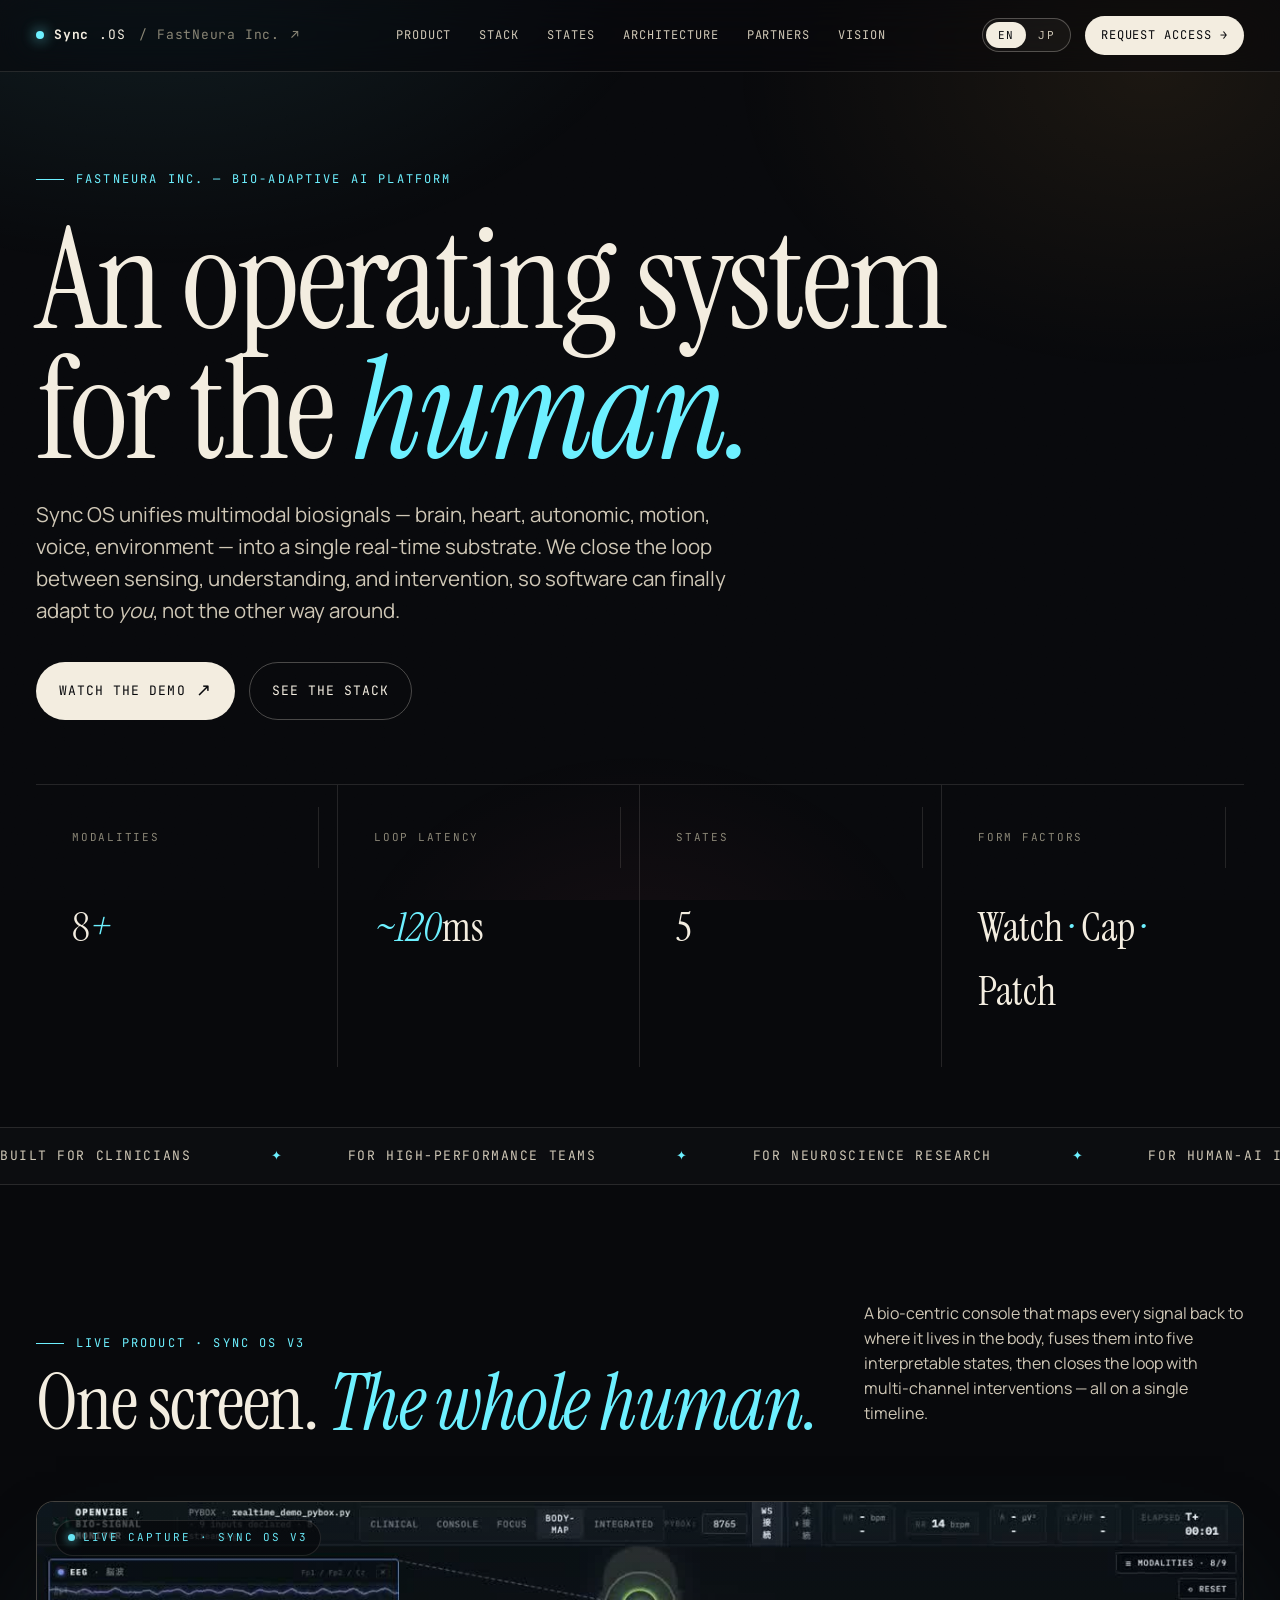
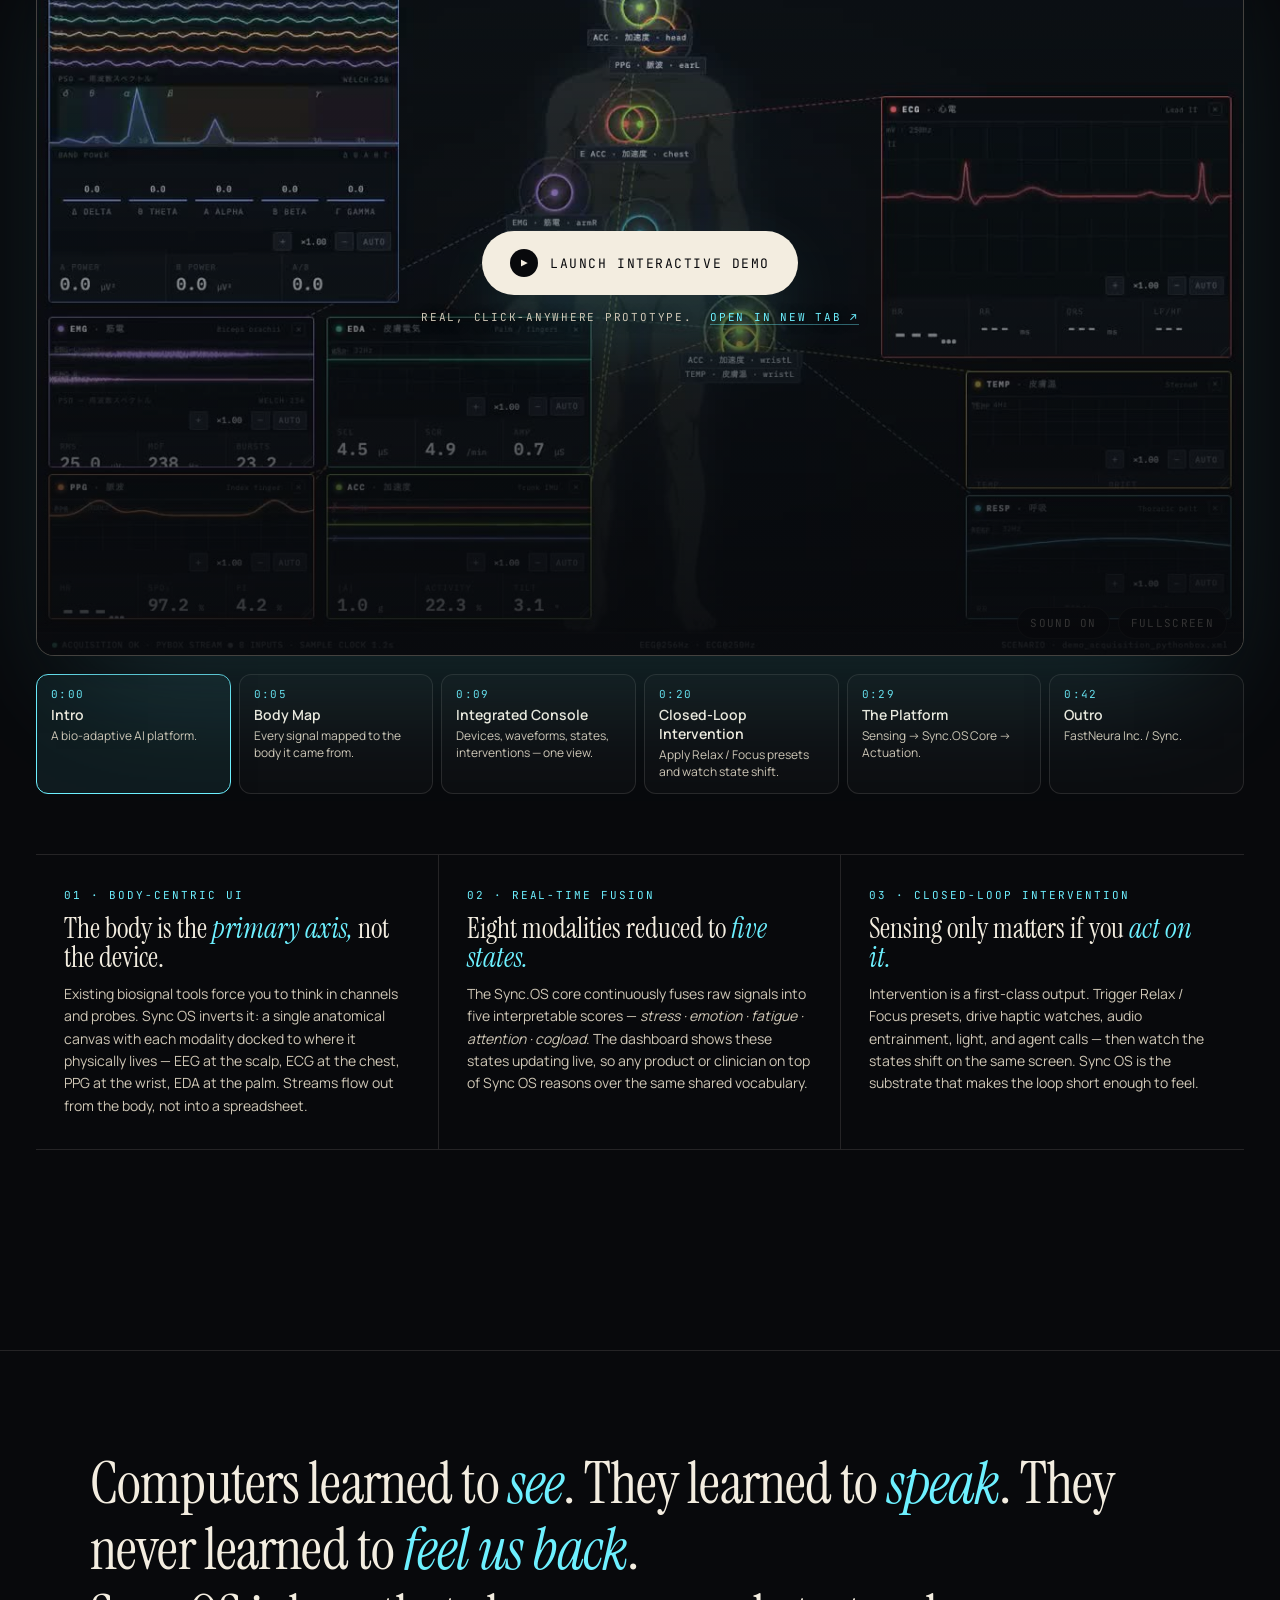
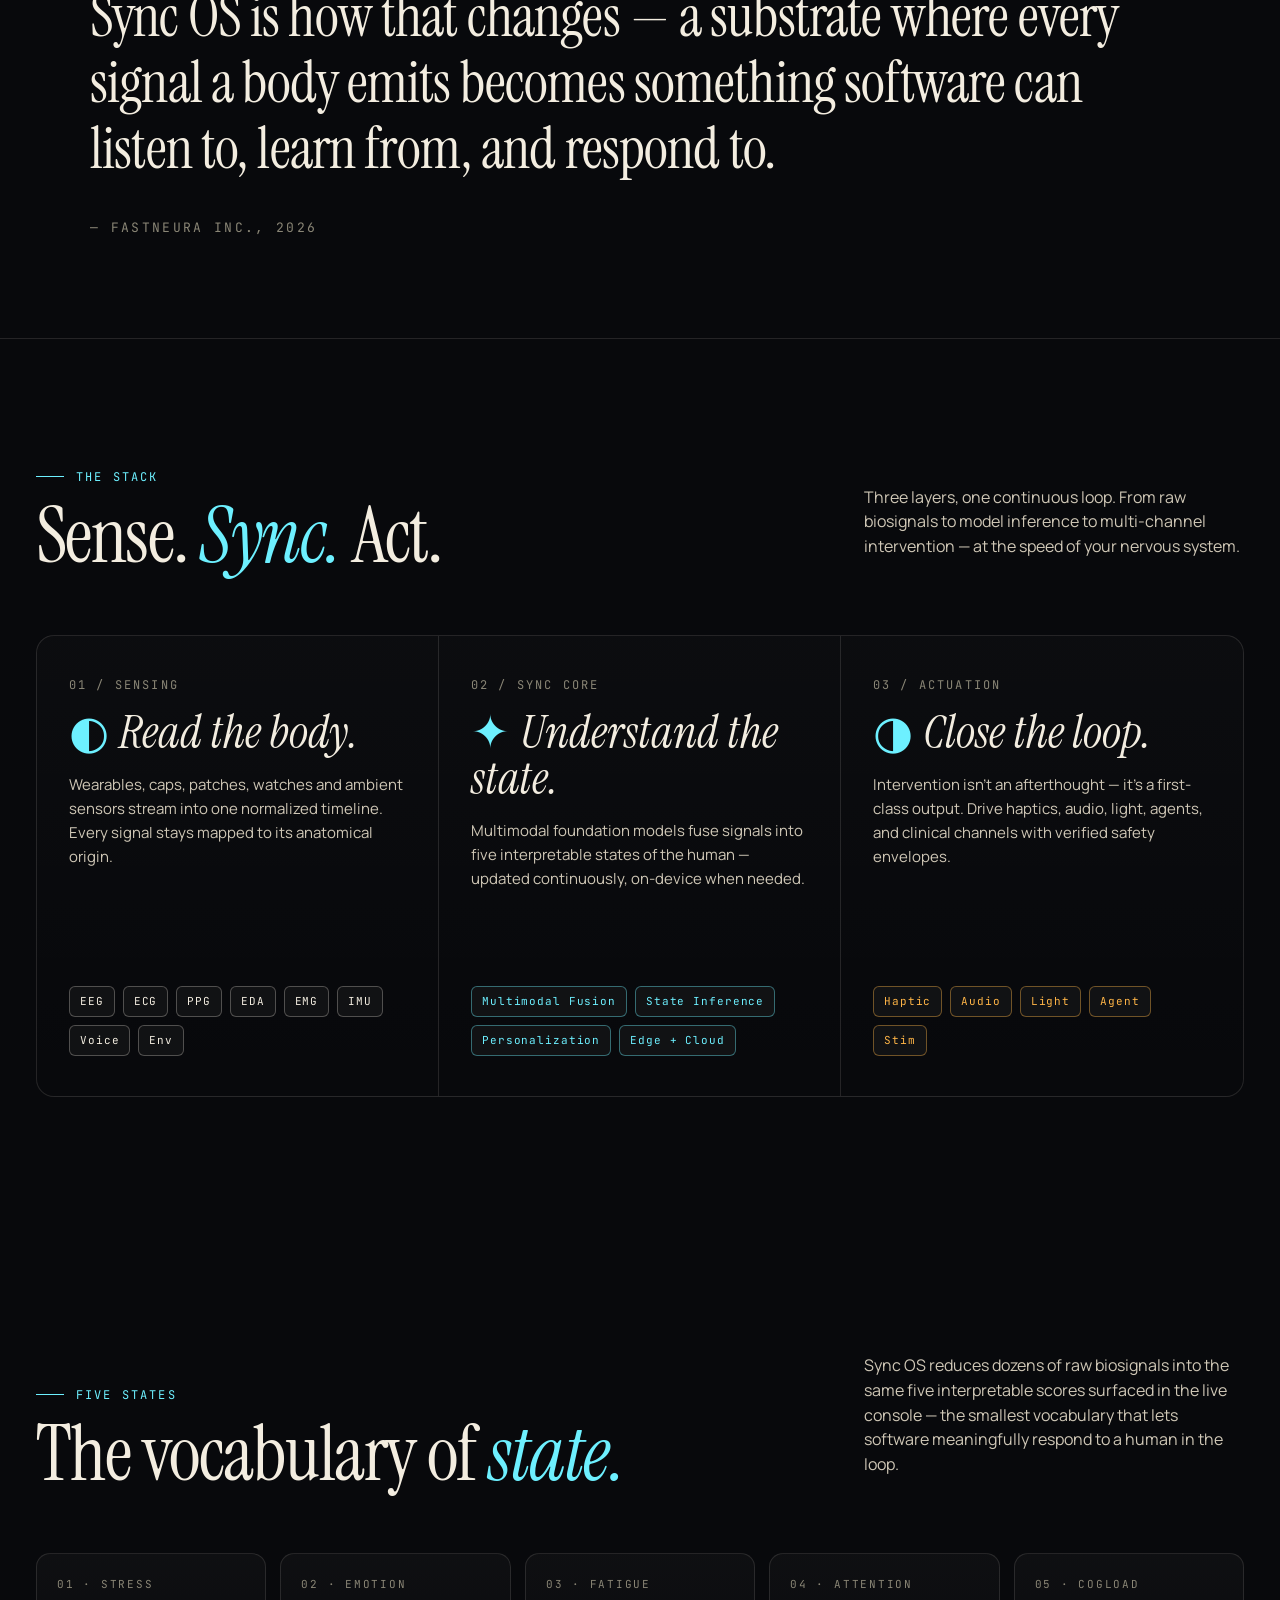
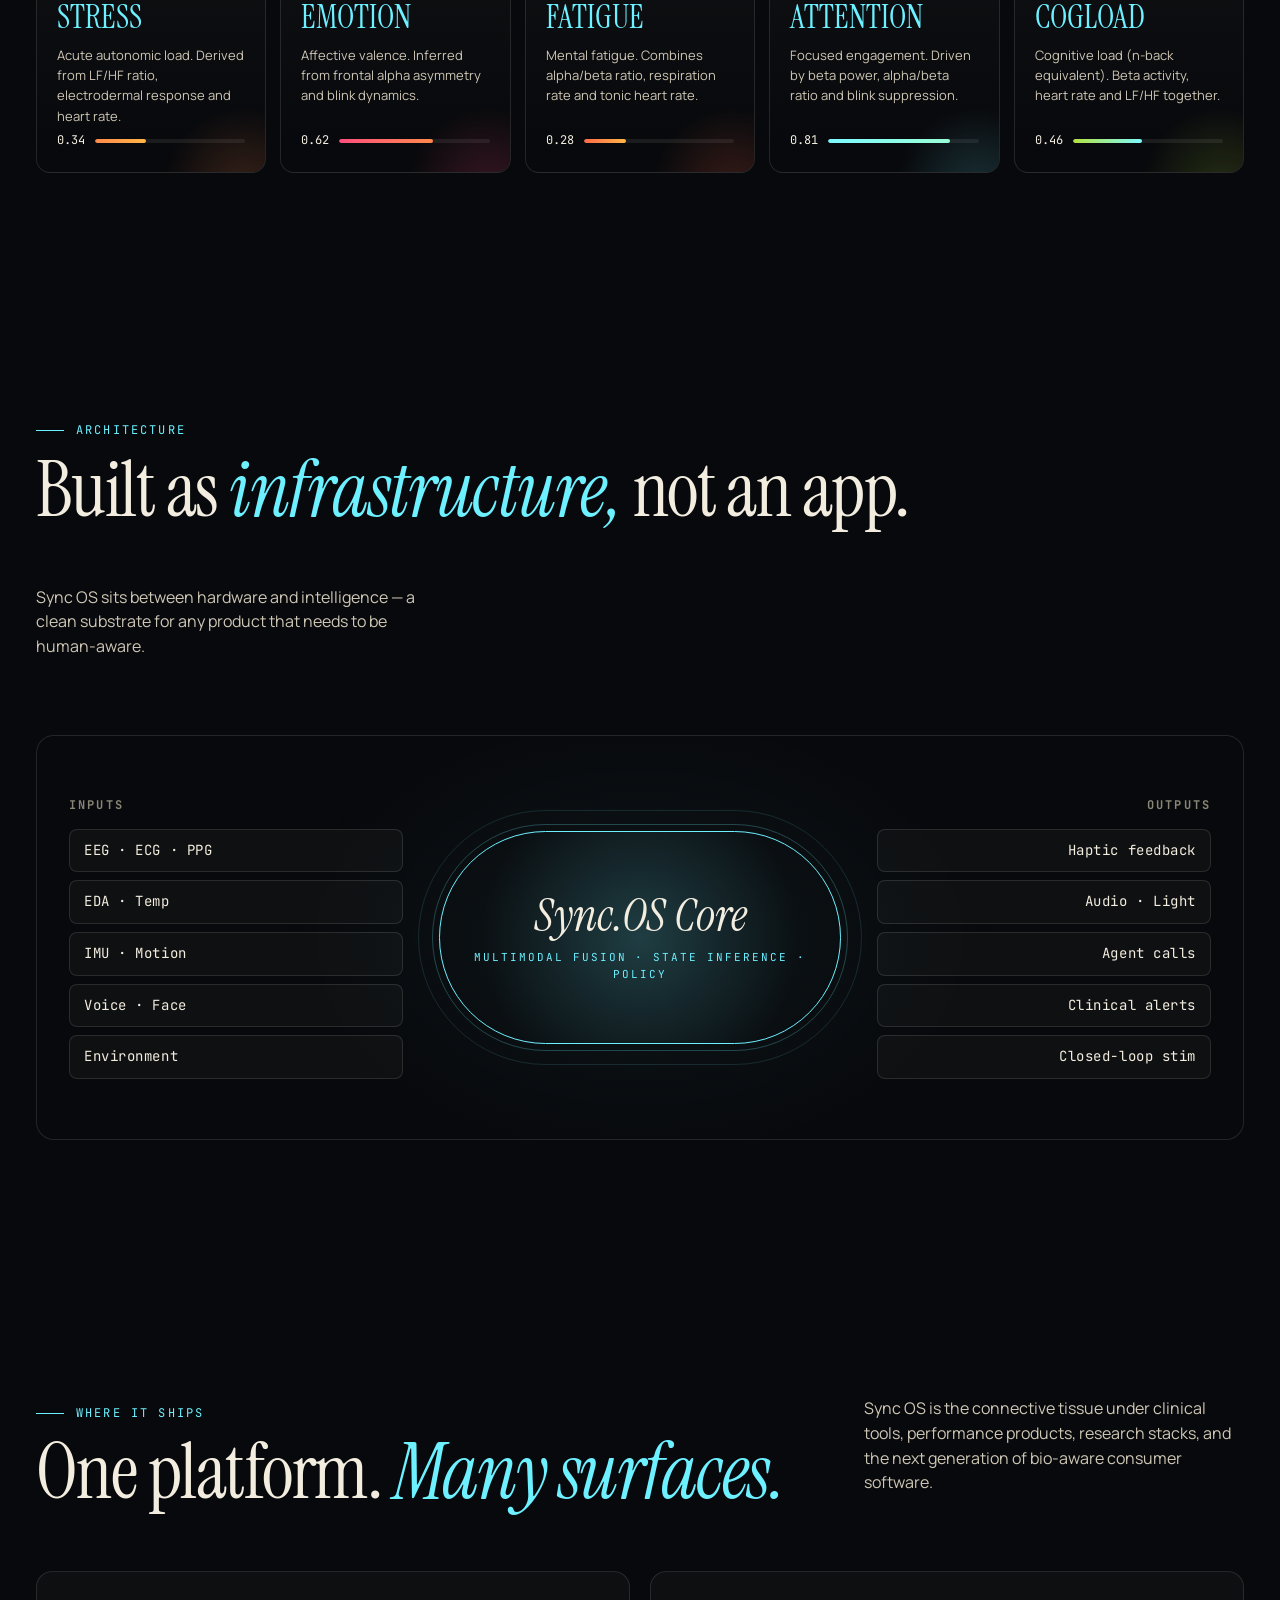
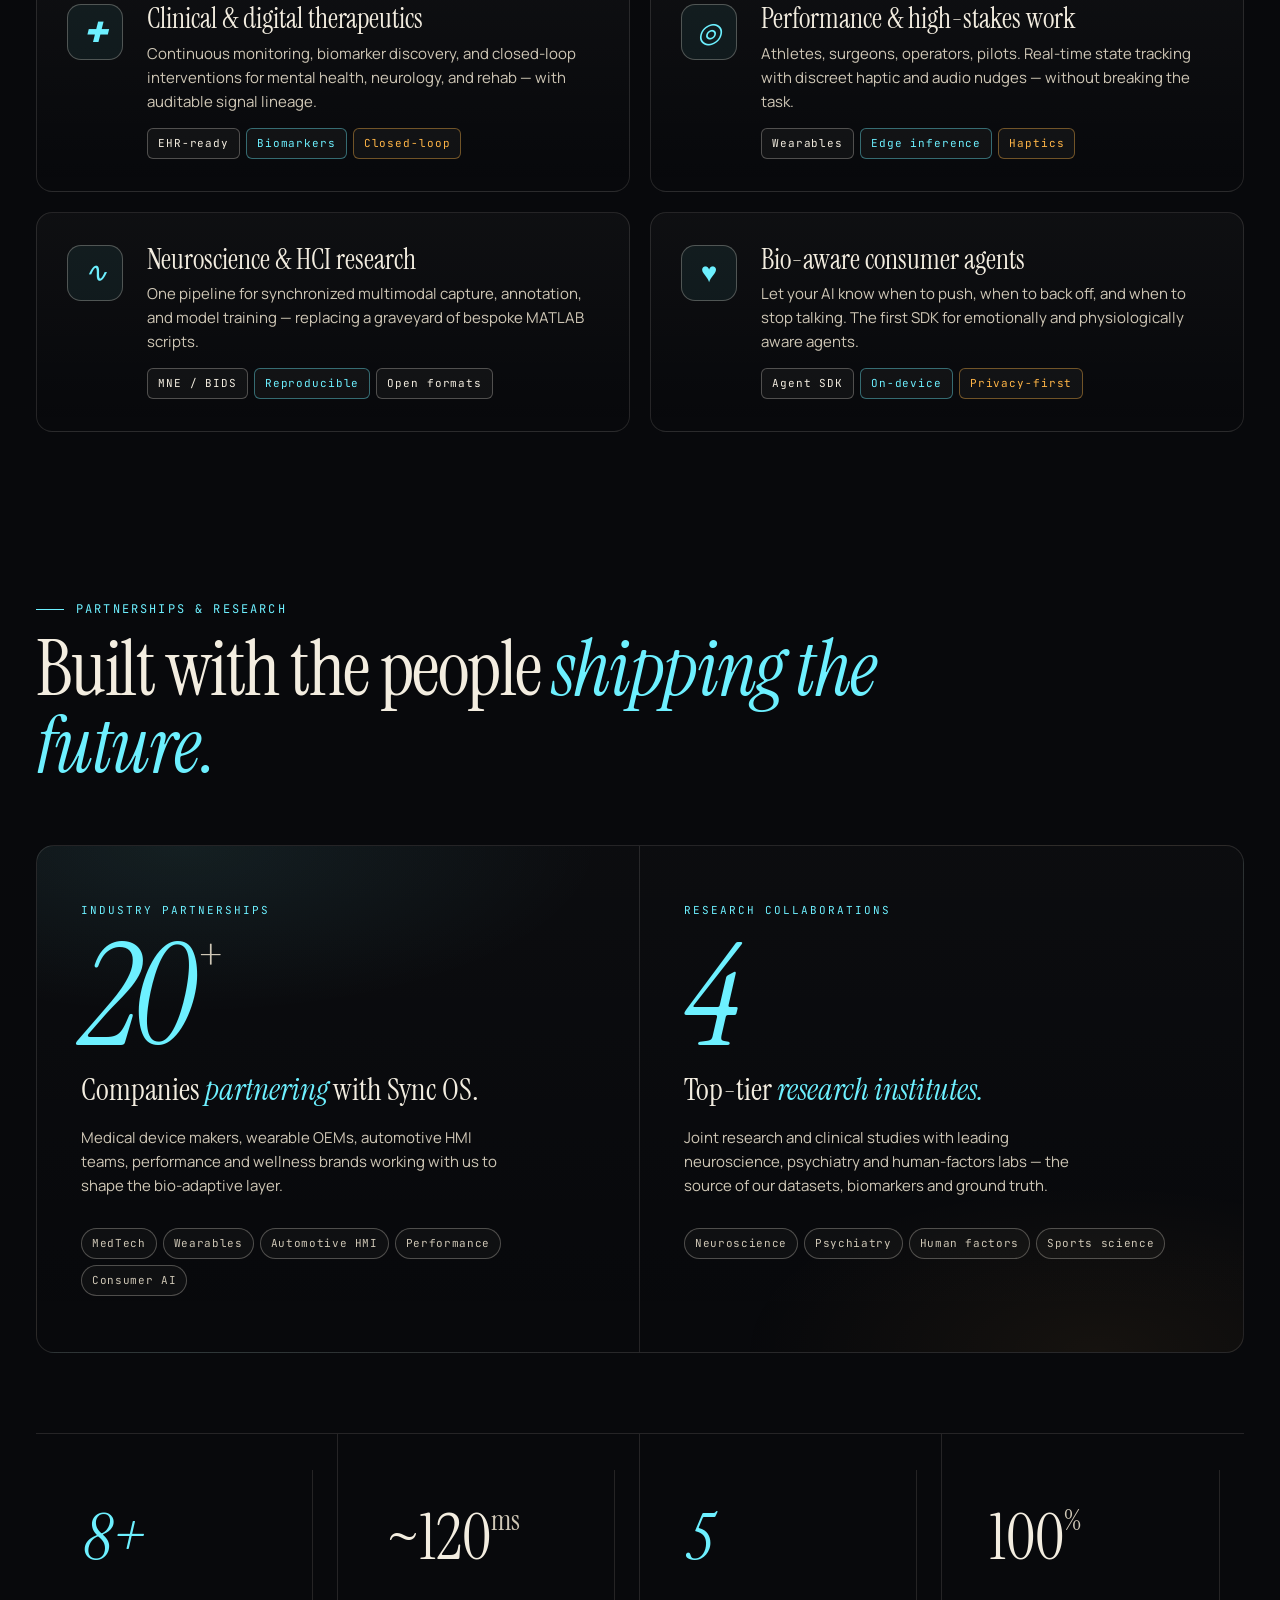
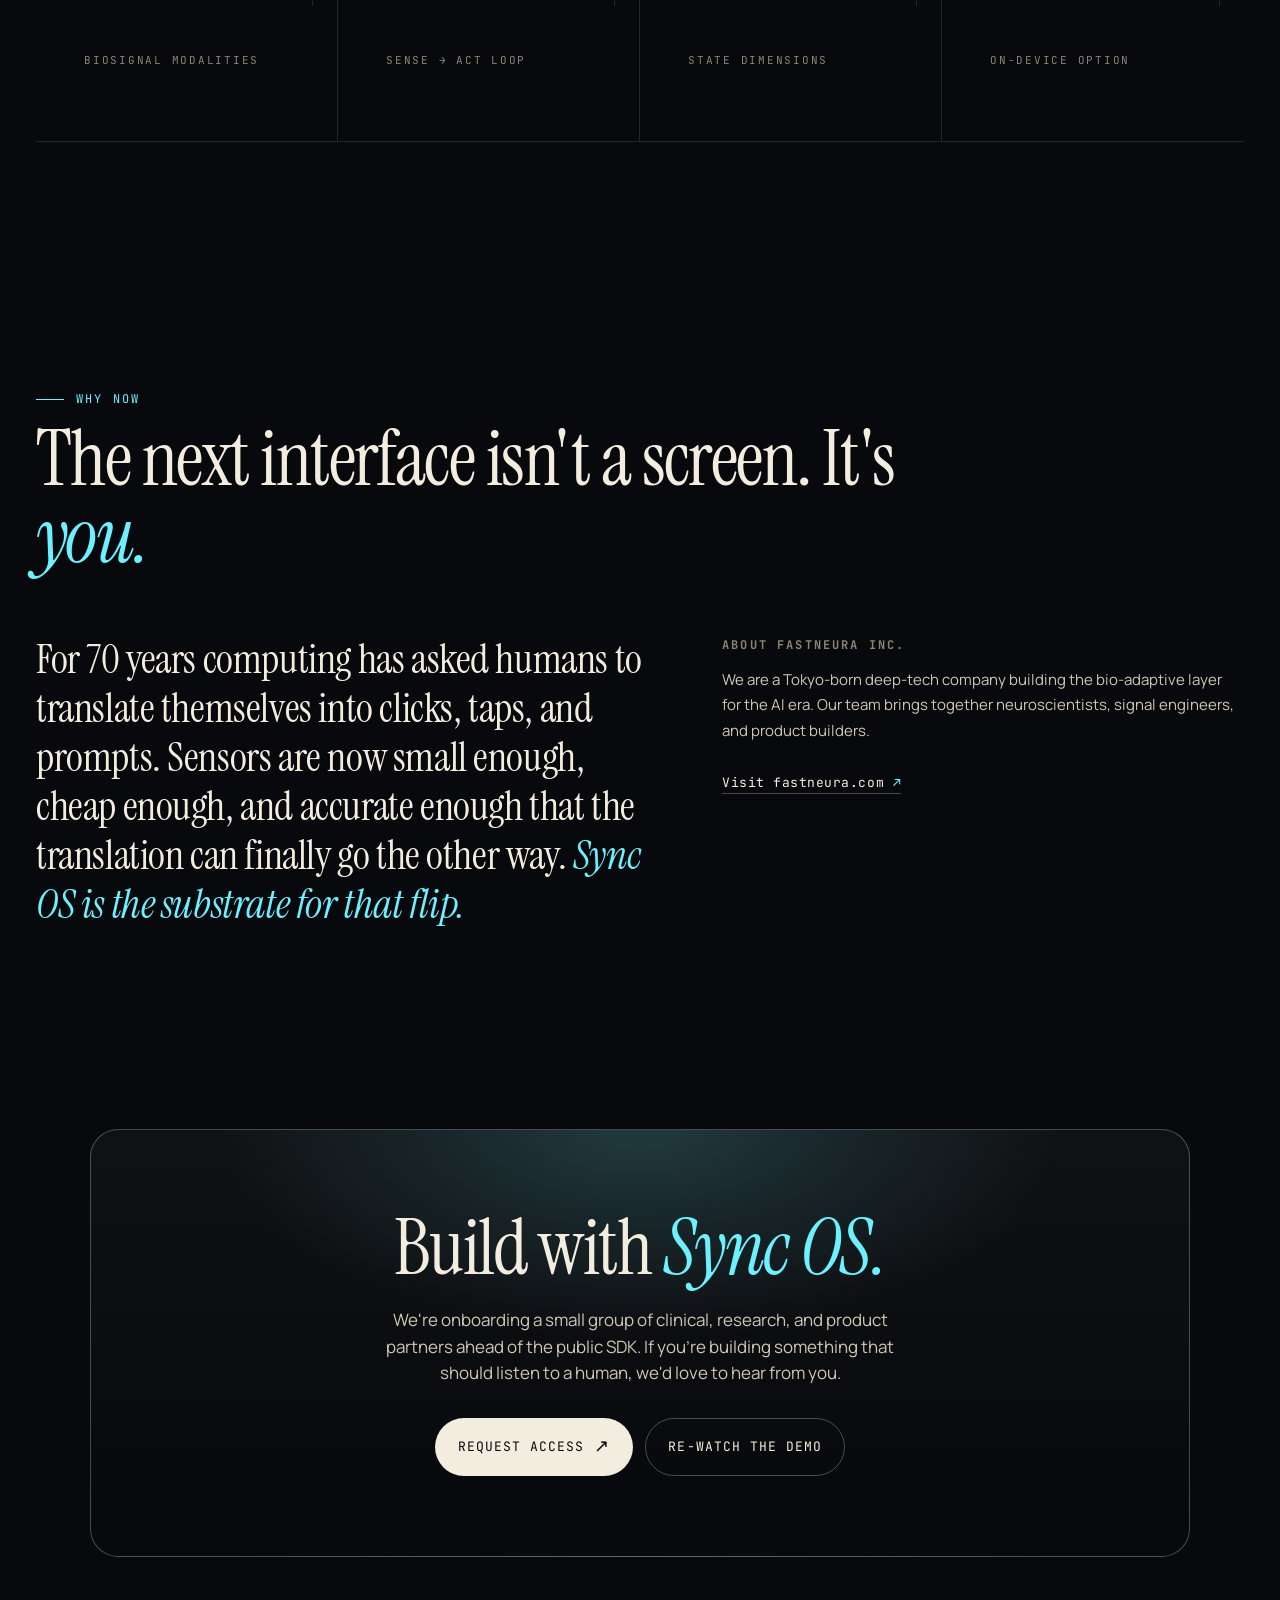
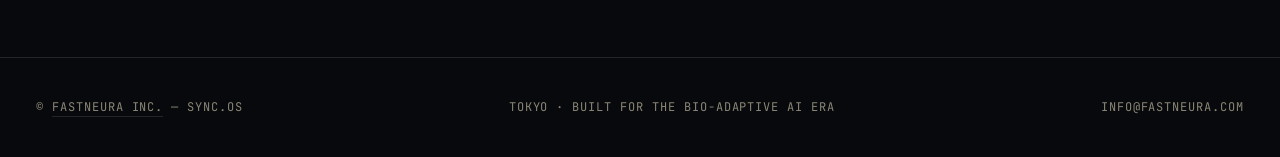
<file: index.html>
<!doctype html>
<html lang="en">
<head>
<meta charset="utf-8" />
<meta name="viewport" content="width=device-width,initial-scale=1" />
<title>Sync OS — A Bio-Adaptive Operating System for the Human</title>
<meta name="description" content="Sync OS is the bio-adaptive AI platform unifying multimodal biosignals, real-time inference, and closed-loop interventions into one operating system for the human. Built by FastNeura Inc." />
<meta property="og:title" content="Sync OS — A Bio-Adaptive Operating System for the Human" />
<meta property="og:description" content="Sense everything. Understand the state. Close the loop. The bio-adaptive AI platform from FastNeura Inc." />
<meta property="og:type" content="website" />
<link rel="preconnect" href="https://fonts.googleapis.com" />
<link rel="preconnect" href="https://fonts.gstatic.com" crossorigin />
<link href="https://fonts.googleapis.com/css2?family=Instrument+Serif:ital@0;1&family=Manrope:wght@300;400;500;600;700;800&family=Noto+Serif+JP:wght@400;600&family=Noto+Sans+JP:wght@300;400;500;600;700&family=JetBrains+Mono:wght@400;500;700&display=swap" rel="stylesheet" />
<style>
  :root {
    --ink: #08090c;
    --ink-2: #0d0f15;
    --ink-3: #14171f;
    --paper: #f3ede0;
    --paper-dim: #cfc7b6;
    --muted: #8a8676;
    --accent: #6df0ff;
    --accent-deep: #1cb6c8;
    --signal: #ffb547;
    --rose: #ff6f8a;
    --line: rgba(243,237,224,0.12);
    --line-strong: rgba(243,237,224,0.28);
    --serif: "Instrument Serif", "Times New Roman", serif;
    --sans: "Manrope", -apple-system, BlinkMacSystemFont, sans-serif;
    --mono: "JetBrains Mono", ui-monospace, monospace;
  }

  /* Japanese typography overrides */
  html[lang="ja"] {
    --serif: "Noto Serif JP", "Instrument Serif", "Times New Roman", serif;
    --sans: "Noto Sans JP", "Manrope", -apple-system, BlinkMacSystemFont, sans-serif;
  }
  html[lang="ja"] body { line-height: 1.7; }
  html[lang="ja"] .hero h1 { font-size: clamp(44px, 8vw, 120px); line-height: 1.05; letter-spacing: -0.01em; }
  html[lang="ja"] .sec-head h2 { font-size: clamp(34px, 5vw, 68px); line-height: 1.15; }
  html[lang="ja"] .manifesto p { font-size: clamp(26px, 3.6vw, 50px); line-height: 1.4; }
  html[lang="ja"] .cta h2 { font-size: clamp(34px, 5vw, 76px); line-height: 1.1; }
  html[lang="ja"] .vision-large { font-size: clamp(22px, 2.6vw, 36px); line-height: 1.5; }

  * { box-sizing: border-box; }
  html, body { margin: 0; padding: 0; }
  body {
    background: var(--ink);
    color: var(--paper);
    font-family: var(--sans);
    font-weight: 400;
    -webkit-font-smoothing: antialiased;
    text-rendering: optimizeLegibility;
    overflow-x: hidden;
    line-height: 1.55;
  }
  a { color: inherit; text-decoration: none; }

  /* === Texture background === */
  body::before {
    content: "";
    position: fixed; inset: 0;
    background:
      radial-gradient(900px 600px at 12% -10%, rgba(109,240,255,0.10), transparent 60%),
      radial-gradient(700px 500px at 90% 8%, rgba(255,181,71,0.08), transparent 60%),
      radial-gradient(500px 400px at 50% 110%, rgba(255,111,138,0.06), transparent 60%);
    pointer-events: none;
    z-index: 0;
  }
  body::after {
    content: "";
    position: fixed; inset: 0;
    background-image: url("data:image/svg+xml;utf8,<svg xmlns='http://www.w3.org/2000/svg' width='160' height='160'><filter id='n'><feTurbulence type='fractalNoise' baseFrequency='0.9' numOctaves='2' stitchTiles='stitch'/><feColorMatrix values='0 0 0 0 0.95  0 0 0 0 0.93  0 0 0 0 0.88  0 0 0 0.06 0'/></filter><rect width='160' height='160' filter='url(%23n)'/></svg>");
    opacity: 0.5;
    mix-blend-mode: overlay;
    pointer-events: none;
    z-index: 1;
  }
  main, header, footer { position: relative; z-index: 2; }

  /* === Nav === */
  .nav {
    position: sticky; top: 0; z-index: 50;
    backdrop-filter: blur(18px) saturate(140%);
    -webkit-backdrop-filter: blur(18px) saturate(140%);
    background: rgba(8,9,12,0.55);
    border-bottom: 1px solid var(--line);
  }
  .nav-inner {
    max-width: 1320px;
    margin: 0 auto;
    padding: 16px 36px;
    display: flex;
    align-items: center;
    justify-content: space-between;
    gap: 32px;
  }
  .brand {
    font-family: var(--mono);
    font-size: 13px;
    letter-spacing: 0.06em;
    display: flex; align-items: center; gap: 10px;
  }
  .brand .dot {
    width: 8px; height: 8px; border-radius: 50%;
    background: var(--accent);
    box-shadow: 0 0 14px var(--accent);
  }
  .brand b { font-weight: 700; }
  .brand-link {
    color: var(--muted);
    text-decoration: none;
    transition: color .2s ease;
    margin-left: 4px;
  }
  .brand-link:hover { color: var(--paper); }
  .brand-link:hover .brand-arrow { color: var(--accent); }
  .brand-arrow { color: var(--muted); transition: color .2s ease; margin-left: 2px; }
  .nav-links {
    display: flex; gap: 28px;
    font-family: var(--mono);
    font-size: 12px;
    letter-spacing: 0.08em;
    text-transform: uppercase;
    color: var(--paper-dim);
  }
  .nav-links a:hover { color: var(--paper); }
  .nav-right { display: flex; align-items: center; gap: 14px; }
  .nav-cta {
    font-family: var(--mono);
    font-size: 12px;
    letter-spacing: 0.08em;
    text-transform: uppercase;
    color: var(--ink);
    background: var(--paper);
    padding: 10px 16px;
    border-radius: 999px;
    transition: transform .2s ease;
  }
  .nav-cta:hover { transform: translateY(-1px); }

  /* === Lang toggle === */
  .lang-toggle {
    display: inline-flex;
    align-items: center;
    border: 1px solid var(--line-strong);
    border-radius: 999px;
    padding: 3px;
    background: rgba(243,237,224,0.04);
    font-family: var(--mono);
    font-size: 11px;
    letter-spacing: 0.1em;
  }
  .lang-toggle button {
    background: transparent;
    border: 0;
    color: var(--paper-dim);
    cursor: pointer;
    padding: 6px 12px;
    border-radius: 999px;
    font-family: inherit;
    font-size: inherit;
    letter-spacing: inherit;
    transition: background .2s ease, color .2s ease;
  }
  .lang-toggle button:hover { color: var(--paper); }
  .lang-toggle button.active {
    background: var(--paper);
    color: var(--ink);
  }

  @media (max-width: 820px) {
    .nav-links { display: none; }
    .nav-inner { gap: 14px; padding: 14px 20px; }
    .nav-cta { padding: 8px 12px; font-size: 11px; }
  }

  /* === Hero === */
  .hero {
    padding: 90px 36px 60px;
    max-width: 1320px;
    margin: 0 auto;
    position: relative;
  }
  .eyebrow {
    font-family: var(--mono);
    font-size: 12px;
    letter-spacing: 0.18em;
    text-transform: uppercase;
    color: var(--accent);
    display: inline-flex;
    align-items: center;
    gap: 12px;
  }
  .eyebrow::before {
    content: "";
    width: 28px; height: 1px; background: var(--accent);
  }
  .hero h1 {
    font-family: var(--serif);
    font-weight: 400;
    font-size: clamp(60px, 11vw, 168px);
    line-height: 0.92;
    letter-spacing: -0.02em;
    margin: 28px 0 24px;
    color: var(--paper);
  }
  .hero h1 em {
    font-style: italic;
    color: var(--accent);
  }
  .hero h1 .strike {
    position: relative;
    display: inline-block;
  }
  .hero h1 .strike::after {
    content: "";
    position: absolute;
    left: -2%; right: -2%;
    top: 52%;
    height: 6px;
    background: var(--signal);
    transform: rotate(-2deg);
    opacity: 0.85;
  }
  .hero-sub {
    max-width: 720px;
    font-size: clamp(17px, 1.6vw, 22px);
    color: var(--paper-dim);
    margin: 0 0 36px;
    line-height: 1.55;
  }
  .hero-actions {
    display: flex; gap: 14px; flex-wrap: wrap;
  }
  .btn {
    font-family: var(--mono);
    font-size: 13px;
    letter-spacing: 0.08em;
    text-transform: uppercase;
    padding: 14px 22px;
    border-radius: 999px;
    border: 1px solid transparent;
    transition: transform .2s ease, background .2s ease;
    display: inline-flex; align-items: center; gap: 10px;
  }
  .btn-primary { background: var(--paper); color: var(--ink); }
  .btn-primary:hover { transform: translateY(-2px); }
  .btn-ghost { border-color: var(--line-strong); color: var(--paper); }
  .btn-ghost:hover { background: rgba(243,237,224,0.06); }
  .btn .arrow { font-family: var(--serif); font-size: 18px; }

  .hero-meta {
    margin-top: 64px;
    display: grid;
    grid-template-columns: repeat(4, 1fr);
    gap: 0;
    border-top: 1px solid var(--line);
  }
  .hero-meta div {
    padding: 22px 18px;
    border-right: 1px solid var(--line);
  }
  .hero-meta div:last-child { border-right: 0; }
  .hero-meta .k {
    font-family: var(--mono);
    font-size: 11px;
    letter-spacing: 0.16em;
    color: var(--muted);
    text-transform: uppercase;
  }
  .hero-meta .v {
    font-family: var(--serif);
    font-size: clamp(28px, 3.2vw, 44px);
    margin-top: 6px;
    color: var(--paper);
  }
  .hero-meta .v em { font-style: italic; color: var(--accent); }
  @media (max-width: 720px) {
    .hero-meta { grid-template-columns: repeat(2, 1fr); }
    .hero-meta div:nth-child(2) { border-right: 0; }
  }

  /* === Marquee strip === */
  .strip {
    border-top: 1px solid var(--line);
    border-bottom: 1px solid var(--line);
    overflow: hidden;
    background: rgba(243,237,224,0.02);
  }
  .strip-track {
    display: flex; gap: 64px;
    padding: 18px 0;
    white-space: nowrap;
    animation: scroll 40s linear infinite;
    font-family: var(--mono);
    font-size: 13px;
    letter-spacing: 0.12em;
    color: var(--paper-dim);
    text-transform: uppercase;
  }
  .strip-track span { display: inline-flex; align-items: center; gap: 16px; }
  .strip-track span::after {
    content: "✦"; color: var(--accent); margin-left: 64px;
  }
  @keyframes scroll {
    from { transform: translateX(0); }
    to { transform: translateX(-50%); }
  }

  /* === Section base === */
  section { position: relative; }
  .section {
    max-width: 1320px;
    margin: 0 auto;
    padding: 120px 36px;
  }
  .sec-head {
    display: flex;
    align-items: flex-end;
    justify-content: space-between;
    gap: 40px;
    margin-bottom: 60px;
    flex-wrap: wrap;
  }
  .sec-head h2 {
    font-family: var(--serif);
    font-weight: 400;
    font-size: clamp(40px, 6vw, 84px);
    line-height: 1;
    letter-spacing: -0.02em;
    margin: 12px 0 0;
    max-width: 900px;
  }
  .sec-head h2 em { font-style: italic; color: var(--accent); }
  .sec-head .lede {
    max-width: 380px;
    color: var(--paper-dim);
    font-size: 16px;
  }

  /* === Demo === */
  .demo {
    margin: 0 auto;
    max-width: 1320px;
    padding: 0 36px 40px;
  }
  .demo-frame {
    position: relative;
    border-radius: 18px;
    overflow: hidden;
    border: 1px solid var(--line-strong);
    background: #000;
    box-shadow: 0 60px 120px -40px rgba(109,240,255,0.18), 0 24px 60px -20px rgba(0,0,0,0.6);
    aspect-ratio: 1440 / 900;
  }
  .demo-frame video { display: block; width: 100%; height: 100%; object-fit: cover; }
  .demo-frame iframe { display: block; width: 100%; height: 100%; border: 0; background: #05060a; }
  .demo-launch-overlay {
    position: absolute;
    inset: 0;
    z-index: 3;
    display: flex;
    align-items: center;
    justify-content: center;
    flex-direction: column;
    gap: 14px;
    background: linear-gradient(180deg, rgba(8,9,12,0.0) 0%, rgba(8,9,12,0.55) 60%, rgba(8,9,12,0.85) 100%);
    cursor: pointer;
    transition: opacity .3s ease, backdrop-filter .3s ease;
  }
  .demo-launch-overlay:hover { backdrop-filter: blur(2px); }
  .demo-launch-overlay.hidden { opacity: 0; pointer-events: none; }
  .demo-launch-cta {
    display: inline-flex; align-items: center; gap: 12px;
    background: var(--paper);
    color: var(--ink);
    font-family: var(--mono);
    font-size: 13px;
    letter-spacing: 0.12em;
    text-transform: uppercase;
    padding: 18px 28px;
    border-radius: 999px;
    border: 0;
    box-shadow: 0 30px 80px -20px rgba(109,240,255,0.4);
    transition: transform .25s ease, box-shadow .25s ease;
    cursor: pointer;
  }
  .demo-launch-cta:hover { transform: translateY(-2px); box-shadow: 0 40px 100px -20px rgba(109,240,255,0.6); }
  .demo-launch-cta .play {
    width: 28px; height: 28px; border-radius: 50%;
    background: var(--ink); color: var(--paper);
    display: inline-grid; place-items: center;
    font-size: 11px; padding-left: 2px;
  }
  .demo-launch-hint {
    font-family: var(--mono);
    font-size: 11px;
    letter-spacing: 0.16em;
    text-transform: uppercase;
    color: var(--paper-dim);
    text-shadow: 0 2px 12px rgba(0,0,0,0.6);
  }
  .demo-launch-hint a { color: var(--accent); border-bottom: 1px solid rgba(109,240,255,0.4); }
  .demo-launch-hint a:hover { border-bottom-color: var(--accent); }
  .demo-tag {
    position: absolute;
    top: 18px; left: 18px;
    font-family: var(--mono);
    font-size: 11px;
    letter-spacing: 0.18em;
    text-transform: uppercase;
    background: rgba(8,9,12,0.7);
    padding: 8px 12px;
    border-radius: 999px;
    color: var(--accent);
    border: 1px solid var(--line);
    z-index: 2;
  }
  .demo-tag .dot {
    display: inline-block;
    width: 7px; height: 7px;
    background: var(--accent); border-radius: 50%;
    margin-right: 8px;
    box-shadow: 0 0 10px var(--accent);
    animation: pulse 1.4s ease-in-out infinite;
  }
  .demo-controls {
    position: absolute;
    bottom: 16px; right: 16px;
    display: flex; gap: 8px;
    z-index: 2;
  }
  .demo-ctrl {
    background: rgba(8,9,12,0.75);
    border: 1px solid var(--line);
    color: var(--paper);
    font-family: var(--mono);
    font-size: 11px;
    letter-spacing: 0.12em;
    text-transform: uppercase;
    padding: 8px 12px;
    border-radius: 999px;
    cursor: pointer;
    backdrop-filter: blur(10px);
  }
  .demo-ctrl:hover { background: rgba(8,9,12,0.9); border-color: var(--line-strong); }
  .chapters {
    margin-top: 18px;
    display: flex;
    flex-wrap: wrap;
    gap: 8px;
  }
  .chapter {
    display: flex; flex-direction: column;
    gap: 4px;
    flex: 1 1 160px;
    min-width: 140px;
    border: 1px solid var(--line);
    background: rgba(243,237,224,0.02);
    border-radius: 12px;
    padding: 12px 14px;
    cursor: pointer;
    transition: border-color .2s ease, background .2s ease, transform .2s ease;
    text-align: left;
    color: var(--paper);
    font-family: inherit;
  }
  .chapter:hover {
    border-color: var(--accent);
    background: rgba(109,240,255,0.04);
    transform: translateY(-1px);
  }
  .chapter.active {
    border-color: var(--accent);
    background: rgba(109,240,255,0.08);
  }
  .chapter .ch-time {
    font-family: var(--mono);
    font-size: 11px;
    letter-spacing: 0.12em;
    color: var(--accent);
  }
  .chapter .ch-title {
    font-size: 14px;
    font-weight: 600;
    color: var(--paper);
  }
  .chapter .ch-sub {
    font-size: 12px;
    color: var(--paper-dim);
    line-height: 1.4;
  }

  .demo-callouts {
    margin-top: 60px;
    display: grid;
    grid-template-columns: repeat(3, 1fr);
    gap: 0;
    border-top: 1px solid var(--line);
    border-bottom: 1px solid var(--line);
  }
  .callout {
    padding: 32px 28px;
    border-right: 1px solid var(--line);
    display: flex; flex-direction: column; gap: 10px;
  }
  .callout:last-child { border-right: 0; }
  .callout .co-num {
    font-family: var(--mono);
    font-size: 11px;
    letter-spacing: 0.18em;
    color: var(--accent);
    text-transform: uppercase;
  }
  .callout h4 {
    font-family: var(--serif);
    font-weight: 400;
    font-size: 28px;
    line-height: 1.05;
    margin: 0;
    color: var(--paper);
  }
  .callout h4 em { font-style: italic; color: var(--accent); }
  .callout p {
    margin: 0;
    color: var(--paper-dim);
    font-size: 14px;
    line-height: 1.6;
  }
  @media (max-width: 920px) {
    .demo-callouts { grid-template-columns: 1fr; }
    .callout { border-right: 0; border-bottom: 1px solid var(--line); }
    .callout:last-child { border-bottom: 0; }
  }
  @keyframes pulse {
    0%, 100% { opacity: 1; transform: scale(1); }
    50% { opacity: 0.4; transform: scale(0.8); }
  }

  /* === Manifesto === */
  .manifesto {
    border-top: 1px solid var(--line);
    border-bottom: 1px solid var(--line);
    padding: 100px 36px;
    margin-top: 80px;
  }
  .manifesto-inner {
    max-width: 1100px; margin: 0 auto;
  }
  .manifesto p {
    font-family: var(--serif);
    font-weight: 400;
    font-size: clamp(32px, 4.5vw, 64px);
    line-height: 1.15;
    letter-spacing: -0.015em;
    color: var(--paper);
    margin: 0;
  }
  .manifesto em { font-style: italic; color: var(--accent); }
  .manifesto .signoff {
    margin-top: 36px;
    font-family: var(--mono);
    font-size: 13px;
    letter-spacing: 0.18em;
    text-transform: uppercase;
    color: var(--muted);
  }

  /* === Stack (Sensing / Core / Actuation) === */
  .stack-grid {
    display: grid;
    grid-template-columns: repeat(3, 1fr);
    gap: 0;
    border: 1px solid var(--line);
    border-radius: 18px;
    overflow: hidden;
    background: linear-gradient(180deg, rgba(243,237,224,0.02), rgba(243,237,224,0));
  }
  .stack-col {
    padding: 40px 32px;
    border-right: 1px solid var(--line);
    min-height: 460px;
    position: relative;
    display: flex;
    flex-direction: column;
  }
  .stack-col:last-child { border-right: 0; }
  .stack-col .num {
    font-family: var(--mono);
    font-size: 12px;
    letter-spacing: 0.18em;
    color: var(--muted);
  }
  .stack-col h3 {
    font-family: var(--serif);
    font-weight: 400;
    font-style: italic;
    font-size: clamp(36px, 3.6vw, 52px);
    line-height: 1;
    margin: 14px 0 18px;
    color: var(--paper);
  }
  .stack-col h3 .glyph {
    color: var(--accent);
    font-style: normal;
    margin-right: 10px;
  }
  .stack-col p {
    color: var(--paper-dim);
    font-size: 15px;
    line-height: 1.6;
    margin: 0 0 28px;
  }
  .chips {
    display: flex; flex-wrap: wrap; gap: 8px;
    margin-top: auto;
  }
  .chip {
    font-family: var(--mono);
    font-size: 11px;
    letter-spacing: 0.08em;
    color: var(--paper);
    border: 1px solid var(--line-strong);
    padding: 6px 10px;
    border-radius: 6px;
    background: rgba(243,237,224,0.04);
  }
  .chip.accent { color: var(--accent); border-color: rgba(109,240,255,0.4); }
  .chip.signal { color: var(--signal); border-color: rgba(255,181,71,0.4); }
  @media (max-width: 920px) {
    .stack-grid { grid-template-columns: 1fr; }
    .stack-col { border-right: 0; border-bottom: 1px solid var(--line); }
    .stack-col:last-child { border-bottom: 0; }
  }

  /* === States === */
  .constructs {
    display: grid;
    grid-template-columns: repeat(5, 1fr);
    gap: 14px;
  }
  .construct {
    border: 1px solid var(--line);
    border-radius: 14px;
    padding: 22px 20px;
    min-height: 220px;
    background: linear-gradient(180deg, rgba(243,237,224,0.03), rgba(243,237,224,0));
    display: flex; flex-direction: column;
    position: relative;
    overflow: hidden;
  }
  .construct .gauge {
    position: absolute;
    inset: auto -30% -50% auto;
    width: 180px; height: 180px;
    border-radius: 50%;
    background: radial-gradient(circle, rgba(109,240,255,0.18), transparent 65%);
    pointer-events: none;
  }
  .construct .label {
    font-family: var(--mono);
    font-size: 11px;
    letter-spacing: 0.16em;
    color: var(--muted);
    text-transform: uppercase;
  }
  .construct .name {
    font-family: var(--serif);
    font-style: italic;
    font-size: 32px;
    line-height: 1;
    margin: 8px 0 12px;
    color: var(--paper);
  }
  .construct .name b { font-style: normal; color: var(--accent); font-weight: 400; }
  .construct .desc {
    font-size: 13px;
    color: var(--paper-dim);
    line-height: 1.55;
  }
  .construct .score {
    margin-top: auto;
    font-family: var(--mono);
    font-size: 12px;
    color: var(--paper);
    display: flex; align-items: center; gap: 10px;
  }
  .construct .bar {
    flex: 1;
    height: 4px;
    background: rgba(243,237,224,0.08);
    border-radius: 999px;
    overflow: hidden;
  }
  .construct .bar > i {
    display: block; height: 100%;
    background: linear-gradient(90deg, var(--accent), var(--signal));
    border-radius: 999px;
    width: 0;
    transition: width 1.6s cubic-bezier(.2,.8,.2,1);
  }
  @media (max-width: 1100px) { .constructs { grid-template-columns: repeat(3, 1fr); } }
  @media (max-width: 720px) { .constructs { grid-template-columns: repeat(2, 1fr); } }

  /* === Architecture diagram === */
  .arch {
    border: 1px solid var(--line);
    border-radius: 18px;
    padding: 60px 32px;
    background:
      radial-gradient(600px 400px at 50% 50%, rgba(109,240,255,0.06), transparent 60%);
  }
  .arch-grid {
    display: grid;
    grid-template-columns: 1fr 1.2fr 1fr;
    gap: 36px;
    align-items: center;
  }
  .arch-col h4 {
    font-family: var(--mono);
    font-size: 12px;
    letter-spacing: 0.18em;
    color: var(--muted);
    text-transform: uppercase;
    margin: 0 0 14px;
  }
  .arch-col ul { list-style: none; padding: 0; margin: 0; display: flex; flex-direction: column; gap: 8px; }
  .arch-col li {
    border: 1px solid var(--line);
    padding: 10px 14px;
    border-radius: 8px;
    font-size: 14px;
    color: var(--paper);
    background: rgba(243,237,224,0.03);
    font-family: var(--mono);
    letter-spacing: 0.04em;
  }
  .arch-core {
    text-align: center;
    border: 1px solid var(--accent);
    border-radius: 999px;
    padding: 60px 30px;
    background: radial-gradient(circle, rgba(109,240,255,0.18), transparent 70%);
    position: relative;
  }
  .arch-core::before, .arch-core::after {
    content: ""; position: absolute; inset: -8px; border-radius: 999px;
    border: 1px solid rgba(109,240,255,0.25);
    animation: ring 4s ease-in-out infinite;
  }
  .arch-core::after { animation-delay: 2s; inset: -22px; opacity: 0.5; }
  @keyframes ring {
    0%, 100% { transform: scale(1); opacity: 0.6; }
    50% { transform: scale(1.04); opacity: 0.9; }
  }
  .arch-core .name {
    font-family: var(--serif);
    font-style: italic;
    font-size: clamp(34px, 3.6vw, 48px);
    line-height: 1;
    color: var(--paper);
  }
  .arch-core .tag {
    font-family: var(--mono);
    font-size: 11px;
    letter-spacing: 0.18em;
    color: var(--accent);
    text-transform: uppercase;
    margin-top: 10px;
  }
  @media (max-width: 920px) {
    .arch-grid { grid-template-columns: 1fr; }
  }

  /* === Use cases === */
  .uses {
    display: grid;
    grid-template-columns: repeat(2, 1fr);
    gap: 20px;
  }
  .use {
    border: 1px solid var(--line);
    border-radius: 16px;
    padding: 32px 30px;
    background: linear-gradient(180deg, rgba(243,237,224,0.03), rgba(243,237,224,0));
    display: flex; gap: 24px; align-items: flex-start;
  }
  .use .icon {
    flex: 0 0 56px; height: 56px; border-radius: 14px;
    border: 1px solid var(--line-strong);
    display: grid; place-items: center;
    font-family: var(--serif);
    font-style: italic;
    font-size: 28px;
    color: var(--accent);
    background: rgba(109,240,255,0.06);
  }
  .use h3 {
    font-family: var(--serif);
    font-weight: 400;
    font-size: 28px;
    line-height: 1.05;
    margin: 0 0 8px;
    color: var(--paper);
  }
  .use p {
    margin: 0;
    color: var(--paper-dim);
    font-size: 15px;
    line-height: 1.6;
  }
  .use .tags {
    margin-top: 14px;
    display: flex; flex-wrap: wrap; gap: 6px;
  }
  @media (max-width: 820px) {
    .uses { grid-template-columns: 1fr; }
  }

  /* === Partnerships === */
  .partners {
    border: 1px solid var(--line);
    border-radius: 18px;
    overflow: hidden;
    background:
      radial-gradient(700px 280px at 12% 0%, rgba(109,240,255,0.08), transparent 60%),
      radial-gradient(600px 280px at 88% 100%, rgba(255,181,71,0.06), transparent 60%),
      linear-gradient(180deg, rgba(243,237,224,0.02), rgba(243,237,224,0));
    display: grid;
    grid-template-columns: 1fr 1fr;
    gap: 0;
  }
  .partner-cell {
    padding: 56px 44px;
    border-right: 1px solid var(--line);
    display: flex; flex-direction: column; gap: 18px;
    position: relative;
  }
  .partner-cell:last-child { border-right: 0; }
  .partner-cell .ptag {
    font-family: var(--mono);
    font-size: 11px;
    letter-spacing: 0.18em;
    text-transform: uppercase;
    color: var(--accent);
  }
  .partner-cell .pnum {
    font-family: var(--serif);
    font-size: clamp(80px, 11vw, 168px);
    line-height: 0.85;
    letter-spacing: -0.04em;
    color: var(--paper);
    margin: 0;
  }
  .partner-cell .pnum em { font-style: italic; color: var(--accent); }
  .partner-cell .pnum sup {
    font-size: 0.34em;
    vertical-align: top;
    color: var(--paper-dim);
    margin-left: 6px;
    font-style: normal;
  }
  .partner-cell h3 {
    font-family: var(--serif);
    font-weight: 400;
    font-size: clamp(26px, 2.4vw, 36px);
    line-height: 1.1;
    margin: 0;
    color: var(--paper);
  }
  .partner-cell h3 em { font-style: italic; color: var(--accent); }
  .partner-cell p {
    margin: 0;
    color: var(--paper-dim);
    font-size: 15px;
    line-height: 1.6;
    max-width: 420px;
  }
  .partner-pills {
    display: flex; flex-wrap: wrap; gap: 6px; margin-top: 12px;
  }
  .partner-pills .pill {
    font-family: var(--mono);
    font-size: 11px;
    letter-spacing: 0.06em;
    color: var(--paper-dim);
    border: 1px solid var(--line-strong);
    padding: 6px 10px;
    border-radius: 999px;
    background: rgba(243,237,224,0.03);
  }
  @media (max-width: 820px) {
    .partners { grid-template-columns: 1fr; }
    .partner-cell { border-right: 0; border-bottom: 1px solid var(--line); }
    .partner-cell:last-child { border-bottom: 0; }
  }

  /* === Numbers === */
  .numbers {
    display: grid;
    grid-template-columns: repeat(4, 1fr);
    gap: 0;
    border-top: 1px solid var(--line);
    border-bottom: 1px solid var(--line);
  }
  .numbers div {
    padding: 36px 24px;
    border-right: 1px solid var(--line);
  }
  .numbers div:last-child { border-right: 0; }
  .numbers .v {
    font-family: var(--serif);
    font-size: clamp(40px, 5vw, 72px);
    line-height: 1;
    color: var(--paper);
  }
  .numbers .v em { font-style: italic; color: var(--accent); }
  .numbers .v sup { font-size: 0.45em; vertical-align: top; color: var(--paper-dim); }
  .numbers .k {
    margin-top: 10px;
    font-family: var(--mono);
    font-size: 11px;
    letter-spacing: 0.16em;
    text-transform: uppercase;
    color: var(--muted);
  }
  @media (max-width: 720px) {
    .numbers { grid-template-columns: repeat(2, 1fr); }
    .numbers div:nth-child(2) { border-right: 0; }
  }

  /* === Vision / Team === */
  .vision {
    display: grid;
    grid-template-columns: 1.2fr 1fr;
    gap: 60px;
    align-items: start;
  }
  .vision-large {
    font-family: var(--serif);
    font-size: clamp(28px, 3.2vw, 44px);
    line-height: 1.2;
    letter-spacing: -0.01em;
    color: var(--paper);
  }
  .vision-large em { font-style: italic; color: var(--accent); }
  .vision-side {
    color: var(--paper-dim);
    font-size: 15px;
    line-height: 1.7;
  }
  .vision-side h4 {
    font-family: var(--mono);
    font-size: 12px;
    letter-spacing: 0.18em;
    text-transform: uppercase;
    color: var(--muted);
    margin: 0 0 12px;
  }
  .vision-side p { margin: 0 0 20px; }
  .inline-link {
    color: var(--paper);
    border-bottom: 1px solid var(--line-strong);
    padding-bottom: 2px;
    text-decoration: none;
    transition: color .2s ease, border-color .2s ease;
    font-family: var(--mono);
    font-size: 13px;
    letter-spacing: 0.04em;
  }
  .inline-link:hover { color: var(--accent); border-color: var(--accent); }
  @media (max-width: 920px) { .vision { grid-template-columns: 1fr; } }

  /* === CTA === */
  .cta {
    margin: 80px auto 100px;
    max-width: 1100px;
    border-radius: 28px;
    padding: 80px 48px;
    text-align: center;
    background:
      radial-gradient(600px 300px at 50% 0%, rgba(109,240,255,0.18), transparent 70%),
      linear-gradient(180deg, rgba(243,237,224,0.04), rgba(243,237,224,0));
    border: 1px solid var(--line-strong);
    position: relative;
    overflow: hidden;
  }
  .cta h2 {
    font-family: var(--serif);
    font-weight: 400;
    font-size: clamp(40px, 6vw, 92px);
    line-height: 1;
    letter-spacing: -0.02em;
    margin: 0 0 20px;
  }
  .cta h2 em { font-style: italic; color: var(--accent); }
  .cta p {
    color: var(--paper-dim);
    max-width: 560px;
    margin: 0 auto 32px;
    font-size: 17px;
  }
  .cta-actions { display: flex; gap: 12px; justify-content: center; flex-wrap: wrap; }

  /* === Footer === */
  footer {
    border-top: 1px solid var(--line);
    padding: 40px 36px;
  }
  .foot-inner {
    max-width: 1320px;
    margin: 0 auto;
    display: flex;
    justify-content: space-between;
    align-items: center;
    gap: 24px;
    flex-wrap: wrap;
    font-family: var(--mono);
    font-size: 12px;
    letter-spacing: 0.08em;
    color: var(--muted);
    text-transform: uppercase;
  }

  /* === Reveal === */
  .reveal {
    opacity: 0;
    transform: translateY(24px);
    transition: opacity 1s ease, transform 1s cubic-bezier(.2,.8,.2,1);
  }
  .reveal.in { opacity: 1; transform: none; }

  ::selection { background: var(--accent); color: var(--ink); }
</style>
</head>
<body>

<header class="nav">
  <div class="nav-inner">
    <span class="brand">
      <a href="#top" style="text-decoration:none; color:inherit; display:inline-flex; align-items:center; gap:10px;"><span class="dot"></span><b>Sync</b>.OS</a>
      <a href="https://fastneura.com/" target="_blank" rel="noopener" class="brand-link" title="Visit FastNeura Inc.">/ FastNeura Inc. <span class="brand-arrow">↗</span></a>
    </span>
    <nav class="nav-links">
      <a href="#product" data-i18n="nav.product">Product</a>
      <a href="#stack" data-i18n="nav.stack">Stack</a>
      <a href="#states" data-i18n="nav.states">States</a>
      <a href="#architecture" data-i18n="nav.architecture">Architecture</a>
      <a href="#partners" data-i18n="nav.partners">Partners</a>
      <a href="#vision" data-i18n="nav.vision">Vision</a>
    </nav>
    <div class="nav-right">
      <div class="lang-toggle" role="group" aria-label="Language toggle">
        <button type="button" data-lang="en" class="active" aria-pressed="true">EN</button>
        <button type="button" data-lang="ja" aria-pressed="false">JP</button>
      </div>
      <a class="nav-cta" href="#contact" data-i18n="nav.cta">Request access →</a>
    </div>
  </div>
</header>

<main id="top">

<!-- HERO -->
<section class="hero">
  <span class="eyebrow" data-i18n="hero.eyebrow">FastNeura Inc. — Bio-Adaptive AI Platform</span>
  <h1 data-i18n="hero.h1">
    An operating system<br/>
    for the <em>human.</em>
  </h1>
  <p class="hero-sub" data-i18n="hero.sub">
    Sync OS unifies multimodal biosignals — brain, heart, autonomic, motion, voice, environment —
    into a single real-time substrate. We close the loop between sensing, understanding, and intervention,
    so software can finally adapt to <em>you</em>, not the other way around.
  </p>
  <div class="hero-actions">
    <a class="btn btn-primary" href="#demo" data-i18n="hero.btn1">Watch the demo <span class="arrow">↗</span></a>
    <a class="btn btn-ghost" href="#stack" data-i18n="hero.btn2">See the stack</a>
  </div>

  <div class="hero-meta">
    <div><div class="k" data-i18n="hero.meta.modalities">Modalities</div><div class="v">8<em>+</em></div></div>
    <div><div class="k" data-i18n="hero.meta.latency">Loop latency</div><div class="v"><em>~120</em>ms</div></div>
    <div><div class="k" data-i18n="hero.meta.states">States</div><div class="v">5</div></div>
    <div><div class="k" data-i18n="hero.meta.form">Form factors</div><div class="v" data-i18n="hero.meta.form.v">Watch <em>·</em> Cap <em>·</em> Patch</div></div>
  </div>
</section>

<!-- TRUST STRIP -->
<div class="strip">
  <div class="strip-track" id="stripTrack">
    <span data-i18n="strip.1">Built for clinicians</span>
    <span data-i18n="strip.2">For high-performance teams</span>
    <span data-i18n="strip.3">For neuroscience research</span>
    <span data-i18n="strip.4">For human-AI interaction</span>
    <span data-i18n="strip.5">For closed-loop wellness</span>
    <span data-i18n="strip.1">Built for clinicians</span>
    <span data-i18n="strip.2">For high-performance teams</span>
    <span data-i18n="strip.3">For neuroscience research</span>
    <span data-i18n="strip.4">For human-AI interaction</span>
    <span data-i18n="strip.5">For closed-loop wellness</span>
  </div>
</div>

<!-- DEMO -->
<section class="section" id="demo" style="padding-top:100px;">
  <div class="sec-head reveal">
    <div>
      <span class="eyebrow" data-i18n="demo.eyebrow">Live product · Sync OS v3</span>
      <h2 data-i18n="demo.h2">One screen. <em>The whole human.</em></h2>
    </div>
    <p class="lede" data-i18n="demo.lede">
      A bio-centric console that maps every signal back to where it lives in the body, fuses
      them into five interpretable states, then closes the loop with multi-channel
      interventions — all on a single timeline.
    </p>
  </div>

  <div class="demo reveal" style="padding:0;">
    <div class="demo-frame" id="demoFrame">
      <div class="demo-tag"><span class="dot"></span><span data-i18n="demo.tag">Live capture · Sync OS v3</span></div>
      <video
        id="demoVideo"
        src="./assets/sync_os_demo.mp4"
        poster="./assets/sync_os_demo_poster.jpg"
        autoplay muted loop playsinline preload="metadata"></video>

      <div class="demo-launch-overlay" id="demoLaunchOverlay" role="button" tabindex="0" aria-label="Launch interactive demo">
        <button class="demo-launch-cta" id="demoLaunchBtn" type="button">
          <span class="play">▶</span>
          <span data-i18n="demo.launch.cta">Launch interactive demo</span>
        </button>
        <div class="demo-launch-hint">
          <span data-i18n="demo.launch.hint">Real, click-anywhere prototype.</span>
          &nbsp;<a href="./demo/" target="_blank" rel="noopener" data-i18n="demo.launch.newtab" onclick="event.stopPropagation();">Open in new tab ↗</a>
        </div>
      </div>

      <div class="demo-controls">
        <button class="demo-ctrl" id="demoSound" data-i18n="demo.sound.on">Sound on</button>
        <button class="demo-ctrl" id="demoFs" data-i18n="demo.fullscreen">Fullscreen</button>
      </div>
    </div>

    <div class="chapters" id="chapters">
      <button class="chapter active" data-t="0">
        <span class="ch-time">0:00</span>
        <span class="ch-title" data-i18n="chapter.intro.title">Intro</span>
        <span class="ch-sub" data-i18n="chapter.intro.sub">A bio-adaptive AI platform.</span>
      </button>
      <button class="chapter" data-t="5">
        <span class="ch-time">0:05</span>
        <span class="ch-title" data-i18n="chapter.body.title">Body Map</span>
        <span class="ch-sub" data-i18n="chapter.body.sub">Every signal mapped to the body it came from.</span>
      </button>
      <button class="chapter" data-t="9">
        <span class="ch-time">0:09</span>
        <span class="ch-title" data-i18n="chapter.console.title">Integrated Console</span>
        <span class="ch-sub" data-i18n="chapter.console.sub">Devices, waveforms, states, interventions — one view.</span>
      </button>
      <button class="chapter" data-t="20">
        <span class="ch-time">0:20</span>
        <span class="ch-title" data-i18n="chapter.intervention.title">Closed-Loop Intervention</span>
        <span class="ch-sub" data-i18n="chapter.intervention.sub">Apply Relax / Focus presets and watch state shift.</span>
      </button>
      <button class="chapter" data-t="29">
        <span class="ch-time">0:29</span>
        <span class="ch-title" data-i18n="chapter.platform.title">The Platform</span>
        <span class="ch-sub" data-i18n="chapter.platform.sub">Sensing → Sync.OS Core → Actuation.</span>
      </button>
      <button class="chapter" data-t="42">
        <span class="ch-time">0:42</span>
        <span class="ch-title" data-i18n="chapter.outro.title">Outro</span>
        <span class="ch-sub" data-i18n="chapter.outro.sub">FastNeura Inc. / Sync.</span>
      </button>
    </div>
  </div>

  <div class="demo-callouts reveal">
    <div class="callout">
      <span class="co-num" data-i18n="callout.1.num">01 · Body-centric UI</span>
      <h4 data-i18n="callout.1.h4">The body is the <em>primary axis,</em> not the device.</h4>
      <p data-i18n="callout.1.p">
        Existing biosignal tools force you to think in channels and probes. Sync OS inverts it:
        a single anatomical canvas with each modality docked to where it physically lives —
        EEG at the scalp, ECG at the chest, PPG at the wrist, EDA at the palm. Streams flow
        out from the body, not into a spreadsheet.
      </p>
    </div>
    <div class="callout">
      <span class="co-num" data-i18n="callout.2.num">02 · Real-time fusion</span>
      <h4 data-i18n="callout.2.h4">Eight modalities reduced to <em>five states.</em></h4>
      <p data-i18n="callout.2.p">
        The Sync.OS core continuously fuses raw signals into five interpretable scores —
        <em>stress · emotion · fatigue · attention · cogload</em>. The dashboard shows
        these states updating live, so any product or clinician on top of Sync OS reasons
        over the same shared vocabulary.
      </p>
    </div>
    <div class="callout">
      <span class="co-num" data-i18n="callout.3.num">03 · Closed-loop intervention</span>
      <h4 data-i18n="callout.3.h4">Sensing only matters if you <em>act on it.</em></h4>
      <p data-i18n="callout.3.p">
        Intervention is a first-class output. Trigger Relax / Focus presets, drive haptic
        watches, audio entrainment, light, and agent calls — then watch the states
        shift on the same screen. Sync OS is the substrate that makes the loop short
        enough to feel.
      </p>
    </div>
  </div>
</section>

<!-- MANIFESTO -->
<section class="manifesto reveal">
  <div class="manifesto-inner">
    <p data-i18n="manifesto.text">
      Computers learned to <em>see</em>. They learned to <em>speak</em>.
      They never learned to <em>feel us back</em>. <br/>
      Sync&nbsp;OS is how that changes — a substrate where every signal a body emits
      becomes something software can listen to, learn from, and respond to.
    </p>
    <div class="signoff" data-i18n="manifesto.signoff">— FastNeura Inc., 2026</div>
  </div>
</section>

<!-- STACK -->
<section class="section" id="stack">
  <div class="sec-head reveal">
    <div>
      <span class="eyebrow" data-i18n="stack.eyebrow">The Stack</span>
      <h2 data-i18n="stack.h2">Sense. <em>Sync.</em> Act.</h2>
    </div>
    <p class="lede" data-i18n="stack.lede">
      Three layers, one continuous loop. From raw biosignals to model inference to
      multi-channel intervention — at the speed of your nervous system.
    </p>
  </div>

  <div class="stack-grid reveal" id="product">
    <div class="stack-col">
      <div class="num" data-i18n="stack.sense.num">01 / SENSING</div>
      <h3 data-i18n="stack.sense.h3"><span class="glyph">◐</span>Read the body.</h3>
      <p data-i18n="stack.sense.p">Wearables, caps, patches, watches and ambient sensors stream into one normalized timeline. Every signal stays mapped to its anatomical origin.</p>
      <div class="chips">
        <span class="chip">EEG</span>
        <span class="chip">ECG</span>
        <span class="chip">PPG</span>
        <span class="chip">EDA</span>
        <span class="chip">EMG</span>
        <span class="chip">IMU</span>
        <span class="chip" data-i18n="stack.chip.voice">Voice</span>
        <span class="chip" data-i18n="stack.chip.env">Env</span>
      </div>
    </div>

    <div class="stack-col">
      <div class="num" data-i18n="stack.sync.num">02 / SYNC CORE</div>
      <h3 data-i18n="stack.sync.h3"><span class="glyph">✦</span>Understand the state.</h3>
      <p data-i18n="stack.sync.p">Multimodal foundation models fuse signals into five interpretable states of the human — updated continuously, on-device when needed.</p>
      <div class="chips">
        <span class="chip accent" data-i18n="stack.chip.fusion">Multimodal Fusion</span>
        <span class="chip accent" data-i18n="stack.chip.inference">State Inference</span>
        <span class="chip accent" data-i18n="stack.chip.personalization">Personalization</span>
        <span class="chip accent" data-i18n="stack.chip.edge">Edge + Cloud</span>
      </div>
    </div>

    <div class="stack-col">
      <div class="num" data-i18n="stack.act.num">03 / ACTUATION</div>
      <h3 data-i18n="stack.act.h3"><span class="glyph">◑</span>Close the loop.</h3>
      <p data-i18n="stack.act.p">Intervention isn't an afterthought — it's a first-class output. Drive haptics, audio, light, agents, and clinical channels with verified safety envelopes.</p>
      <div class="chips">
        <span class="chip signal" data-i18n="stack.chip.haptic">Haptic</span>
        <span class="chip signal" data-i18n="stack.chip.audio">Audio</span>
        <span class="chip signal" data-i18n="stack.chip.light">Light</span>
        <span class="chip signal" data-i18n="stack.chip.agent">Agent</span>
        <span class="chip signal" data-i18n="stack.chip.stim">Stim</span>
      </div>
    </div>
  </div>
</section>

<!-- STATES -->
<section class="section" id="states">
  <div class="sec-head reveal">
    <div>
      <span class="eyebrow" data-i18n="states.eyebrow">Five states</span>
      <h2 data-i18n="states.h2">The vocabulary of <em>state.</em></h2>
    </div>
    <p class="lede" data-i18n="states.lede">
      Sync OS reduces dozens of raw biosignals into the same five interpretable scores
      surfaced in the live console — the smallest vocabulary that lets software
      meaningfully respond to a human in the loop.
    </p>
  </div>

  <div class="constructs reveal">
    <div class="construct" style="--accent-c:#ff8a4c;">
      <div class="gauge" style="background: radial-gradient(circle, rgba(255,138,76,0.20), transparent 65%);"></div>
      <div class="label" data-i18n="states.stress.label">01 · Stress</div>
      <div class="name"><b>STRESS</b></div>
      <div class="desc" data-i18n="states.stress.desc">Acute autonomic load. Derived from LF/HF ratio, electrodermal response and heart rate.</div>
      <div class="score"><span>0.34</span><div class="bar"><i data-w="34" style="background:linear-gradient(90deg,#ff8a4c,#ffb547)"></i></div></div>
    </div>
    <div class="construct" style="--accent-c:#ff4e7d;">
      <div class="gauge" style="background: radial-gradient(circle, rgba(255,78,125,0.20), transparent 65%);"></div>
      <div class="label" data-i18n="states.emotion.label">02 · Emotion</div>
      <div class="name"><b>EMOTION</b></div>
      <div class="desc" data-i18n="states.emotion.desc">Affective valence. Inferred from frontal alpha asymmetry and blink dynamics.</div>
      <div class="score"><span>0.62</span><div class="bar"><i data-w="62" style="background:linear-gradient(90deg,#ff4e7d,#ff8a4c)"></i></div></div>
    </div>
    <div class="construct" style="--accent-c:#ff6b4a;">
      <div class="gauge" style="background: radial-gradient(circle, rgba(255,107,74,0.20), transparent 65%);"></div>
      <div class="label" data-i18n="states.fatigue.label">03 · Fatigue</div>
      <div class="name"><b>FATIGUE</b></div>
      <div class="desc" data-i18n="states.fatigue.desc">Mental fatigue. Combines alpha/beta ratio, respiration rate and tonic heart rate.</div>
      <div class="score"><span>0.28</span><div class="bar"><i data-w="28" style="background:linear-gradient(90deg,#ff6b4a,#ffb547)"></i></div></div>
    </div>
    <div class="construct" style="--accent-c:#7df9ff;">
      <div class="gauge"></div>
      <div class="label" data-i18n="states.attention.label">04 · Attention</div>
      <div class="name"><b>ATTENTION</b></div>
      <div class="desc" data-i18n="states.attention.desc">Focused engagement. Driven by beta power, alpha/beta ratio and blink suppression.</div>
      <div class="score"><span>0.81</span><div class="bar"><i data-w="81" style="background:linear-gradient(90deg,#7df9ff,#9bffd4)"></i></div></div>
    </div>
    <div class="construct" style="--accent-c:#b4e23f;">
      <div class="gauge" style="background: radial-gradient(circle, rgba(180,226,63,0.18), transparent 65%);"></div>
      <div class="label" data-i18n="states.cogload.label">05 · CogLoad</div>
      <div class="name"><b>COGLOAD</b></div>
      <div class="desc" data-i18n="states.cogload.desc">Cognitive load (n-back equivalent). Beta activity, heart rate and LF/HF together.</div>
      <div class="score"><span>0.46</span><div class="bar"><i data-w="46" style="background:linear-gradient(90deg,#b4e23f,#7df9ff)"></i></div></div>
    </div>
  </div>
</section>

<!-- ARCHITECTURE -->
<section class="section" id="architecture">
  <div class="sec-head reveal">
    <div>
      <span class="eyebrow" data-i18n="arch.eyebrow">Architecture</span>
      <h2 data-i18n="arch.h2">Built as <em>infrastructure,</em> not an app.</h2>
    </div>
    <p class="lede" data-i18n="arch.lede">
      Sync OS sits between hardware and intelligence — a clean substrate for any
      product that needs to be human-aware.
    </p>
  </div>

  <div class="arch reveal">
    <div class="arch-grid">
      <div class="arch-col">
        <h4 data-i18n="arch.inputs">Inputs</h4>
        <ul>
          <li>EEG · ECG · PPG</li>
          <li>EDA · Temp</li>
          <li data-i18n="arch.inputs.imu">IMU · Motion</li>
          <li data-i18n="arch.inputs.voice">Voice · Face</li>
          <li data-i18n="arch.inputs.env">Environment</li>
        </ul>
      </div>
      <div class="arch-core">
        <div class="name">Sync.OS Core</div>
        <div class="tag" data-i18n="arch.core.tag">Multimodal Fusion · State Inference · Policy</div>
      </div>
      <div class="arch-col" style="text-align:right;">
        <h4 data-i18n="arch.outputs">Outputs</h4>
        <ul>
          <li data-i18n="arch.outputs.haptic">Haptic feedback</li>
          <li data-i18n="arch.outputs.audio">Audio · Light</li>
          <li data-i18n="arch.outputs.agent">Agent calls</li>
          <li data-i18n="arch.outputs.clinical">Clinical alerts</li>
          <li data-i18n="arch.outputs.stim">Closed-loop stim</li>
        </ul>
      </div>
    </div>
  </div>
</section>

<!-- USE CASES -->
<section class="section">
  <div class="sec-head reveal">
    <div>
      <span class="eyebrow" data-i18n="uses.eyebrow">Where it ships</span>
      <h2 data-i18n="uses.h2">One platform. <em>Many surfaces.</em></h2>
    </div>
    <p class="lede" data-i18n="uses.lede">
      Sync OS is the connective tissue under clinical tools, performance products,
      research stacks, and the next generation of bio-aware consumer software.
    </p>
  </div>

  <div class="uses reveal">
    <div class="use">
      <div class="icon">✚</div>
      <div>
        <h3 data-i18n="use.clinical.h3">Clinical & digital therapeutics</h3>
        <p data-i18n="use.clinical.p">Continuous monitoring, biomarker discovery, and closed-loop interventions for mental health, neurology, and rehab — with auditable signal lineage.</p>
        <div class="tags">
          <span class="chip" data-i18n="tag.ehr">EHR-ready</span><span class="chip accent" data-i18n="tag.biomarkers">Biomarkers</span><span class="chip signal" data-i18n="tag.closedloop">Closed-loop</span>
        </div>
      </div>
    </div>
    <div class="use">
      <div class="icon">◎</div>
      <div>
        <h3 data-i18n="use.performance.h3">Performance & high-stakes work</h3>
        <p data-i18n="use.performance.p">Athletes, surgeons, operators, pilots. Real-time state tracking with discreet haptic and audio nudges — without breaking the task.</p>
        <div class="tags">
          <span class="chip" data-i18n="tag.wearables">Wearables</span><span class="chip accent" data-i18n="tag.edge">Edge inference</span><span class="chip signal" data-i18n="tag.haptics">Haptics</span>
        </div>
      </div>
    </div>
    <div class="use">
      <div class="icon">∿</div>
      <div>
        <h3 data-i18n="use.research.h3">Neuroscience & HCI research</h3>
        <p data-i18n="use.research.p">One pipeline for synchronized multimodal capture, annotation, and model training — replacing a graveyard of bespoke MATLAB scripts.</p>
        <div class="tags">
          <span class="chip">MNE / BIDS</span><span class="chip accent" data-i18n="tag.reproducible">Reproducible</span><span class="chip" data-i18n="tag.openformats">Open formats</span>
        </div>
      </div>
    </div>
    <div class="use">
      <div class="icon">♥</div>
      <div>
        <h3 data-i18n="use.consumer.h3">Bio-aware consumer agents</h3>
        <p data-i18n="use.consumer.p">Let your AI know when to push, when to back off, and when to stop talking. The first SDK for emotionally and physiologically aware agents.</p>
        <div class="tags">
          <span class="chip" data-i18n="tag.agentsdk">Agent SDK</span><span class="chip accent" data-i18n="tag.ondevice">On-device</span><span class="chip signal" data-i18n="tag.privacy">Privacy-first</span>
        </div>
      </div>
    </div>
  </div>
</section>

<!-- PARTNERSHIPS -->
<section class="section" id="partners" style="padding-top:40px; padding-bottom:40px;">
  <div class="sec-head reveal">
    <div>
      <span class="eyebrow" data-i18n="partners.eyebrow">Partnerships & research</span>
      <h2 data-i18n="partners.h2">Built with the people <em>shipping the future.</em></h2>
    </div>
  </div>

  <div class="partners reveal">
    <div class="partner-cell">
      <span class="ptag" data-i18n="partners.industry.tag">Industry partnerships</span>
      <div class="pnum"><em>20</em><sup>+</sup></div>
      <h3 data-i18n="partners.industry.h3">Companies <em>partnering</em> with Sync OS.</h3>
      <p data-i18n="partners.industry.p">
        Medical device makers, wearable OEMs, automotive HMI teams, performance and
        wellness brands working with us to shape the bio-adaptive layer.
      </p>
      <div class="partner-pills">
        <span class="pill" data-i18n="pill.medtech">MedTech</span>
        <span class="pill" data-i18n="pill.wearables">Wearables</span>
        <span class="pill" data-i18n="pill.automotive">Automotive HMI</span>
        <span class="pill" data-i18n="pill.performance">Performance</span>
        <span class="pill" data-i18n="pill.consumerai">Consumer AI</span>
      </div>
    </div>
    <div class="partner-cell">
      <span class="ptag" data-i18n="partners.research.tag">Research collaborations</span>
      <div class="pnum"><em>4</em></div>
      <h3 data-i18n="partners.research.h3">Top-tier <em>research institutes.</em></h3>
      <p data-i18n="partners.research.p">
        Joint research and clinical studies with leading neuroscience, psychiatry and
        human-factors labs — the source of our datasets, biomarkers and ground truth.
      </p>
      <div class="partner-pills">
        <span class="pill" data-i18n="pill.neuroscience">Neuroscience</span>
        <span class="pill" data-i18n="pill.psychiatry">Psychiatry</span>
        <span class="pill" data-i18n="pill.humanfactors">Human factors</span>
        <span class="pill" data-i18n="pill.sports">Sports science</span>
      </div>
    </div>
  </div>
</section>

<!-- NUMBERS -->
<section class="section" style="padding-top:40px;">
  <div class="numbers reveal">
    <div><div class="v"><em>8+</em></div><div class="k" data-i18n="numbers.modalities">Biosignal modalities</div></div>
    <div><div class="v">~120<sup>ms</sup></div><div class="k" data-i18n="numbers.loop">Sense → act loop</div></div>
    <div><div class="v"><em>5</em></div><div class="k" data-i18n="numbers.dimensions">State dimensions</div></div>
    <div><div class="v">100<sup>%</sup></div><div class="k" data-i18n="numbers.ondevice">On-device option</div></div>
  </div>
</section>

<!-- VISION -->
<section class="section" id="vision">
  <div class="sec-head reveal">
    <div>
      <span class="eyebrow" data-i18n="vision.eyebrow">Why now</span>
      <h2 data-i18n="vision.h2">The next interface isn't a screen. It's <em>you.</em></h2>
    </div>
  </div>

  <div class="vision reveal">
    <div class="vision-large" data-i18n="vision.large">
      For 70 years computing has asked humans to translate themselves into clicks, taps, and prompts.
      Sensors are now small enough, cheap enough, and accurate enough that the translation can finally
      go the other way. <em>Sync OS is the substrate for that flip.</em>
    </div>
    <div class="vision-side">
      <h4 data-i18n="vision.about.h4">About FastNeura Inc.</h4>
      <p data-i18n="vision.about.p">
        We are a Tokyo-born deep-tech company building the bio-adaptive layer for the AI era.
        Our team brings together neuroscientists, signal engineers, and product builders.
        <br/><br/>
        <a href="https://fastneura.com/" target="_blank" rel="noopener" class="inline-link">
          <span data-i18n="vision.link">Visit fastneura.com</span> <span style="color:var(--accent);">↗</span>
        </a>
      </p>
    </div>
  </div>
</section>

<!-- CTA -->
<section class="cta reveal" id="contact">
  <h2 data-i18n="cta.h2">Build with <em>Sync OS.</em></h2>
  <p data-i18n="cta.p">
    We're onboarding a small group of clinical, research, and product partners ahead of the public SDK.
    If you're building something that should listen to a human, we'd love to hear from you.
  </p>
  <div class="cta-actions">
    <a class="btn btn-primary" href="mailto:info@fastneura.com?subject=Sync%20OS%20%E2%80%94%20Partner%20inquiry" data-i18n="cta.btn1">Request access <span class="arrow">↗</span></a>
    <a class="btn btn-ghost" href="#demo" data-i18n="cta.btn2">Re-watch the demo</a>
  </div>
</section>

</main>

<footer>
  <div class="foot-inner">
    <div data-i18n="footer.copy">© <a href="https://fastneura.com/" target="_blank" rel="noopener" style="color:inherit; text-decoration:none; border-bottom:1px solid var(--line); padding-bottom:1px;">FastNeura Inc.</a> — Sync.OS</div>
    <div data-i18n="footer.tokyo">Tokyo · Built for the bio-adaptive AI era</div>
    <div><a href="mailto:info@fastneura.com" style="color:inherit; text-decoration:none;">info@fastneura.com</a></div>
  </div>
</footer>

<script>
  // === i18n dictionary ===
  const I18N = {
    en: {
      "nav.product": "Product",
      "nav.stack": "Stack",
      "nav.states": "States",
      "nav.architecture": "Architecture",
      "nav.partners": "Partners",
      "nav.vision": "Vision",
      "nav.cta": "Request access →",

      "hero.eyebrow": "FastNeura Inc. — Bio-Adaptive AI Platform",
      "hero.h1": 'An operating system<br/>for the <em>human.</em>',
      "hero.sub": "Sync OS unifies multimodal biosignals — brain, heart, autonomic, motion, voice, environment — into a single real-time substrate. We close the loop between sensing, understanding, and intervention, so software can finally adapt to <em>you</em>, not the other way around.",
      "hero.btn1": 'Watch the demo <span class="arrow">↗</span>',
      "hero.btn2": "See the stack",
      "hero.meta.modalities": "Modalities",
      "hero.meta.latency": "Loop latency",
      "hero.meta.states": "States",
      "hero.meta.form": "Form factors",
      "hero.meta.form.v": "Watch <em>·</em> Cap <em>·</em> Patch",

      "strip.1": "Built for clinicians",
      "strip.2": "For high-performance teams",
      "strip.3": "For neuroscience research",
      "strip.4": "For human-AI interaction",
      "strip.5": "For closed-loop wellness",

      "demo.eyebrow": "Live product · Sync OS v3",
      "demo.h2": "One screen. <em>The whole human.</em>",
      "demo.lede": "A bio-centric console that maps every signal back to where it lives in the body, fuses them into five interpretable states, then closes the loop with multi-channel interventions — all on a single timeline.",
      "demo.tag": "Live capture · Sync OS v3",
      "demo.sound.on": "Sound on",
      "demo.sound.off": "Sound off",
      "demo.fullscreen": "Fullscreen",
      "demo.launch.cta": "Launch interactive demo",
      "demo.launch.hint": "Real, click-anywhere prototype.",
      "demo.launch.newtab": "Open in new tab ↗",

      "chapter.intro.title": "Intro",
      "chapter.intro.sub": "A bio-adaptive AI platform.",
      "chapter.body.title": "Body Map",
      "chapter.body.sub": "Every signal mapped to the body it came from.",
      "chapter.console.title": "Integrated Console",
      "chapter.console.sub": "Devices, waveforms, states, interventions — one view.",
      "chapter.intervention.title": "Closed-Loop Intervention",
      "chapter.intervention.sub": "Apply Relax / Focus presets and watch state shift.",
      "chapter.platform.title": "The Platform",
      "chapter.platform.sub": "Sensing → Sync.OS Core → Actuation.",
      "chapter.outro.title": "Outro",
      "chapter.outro.sub": "FastNeura Inc. / Sync.",

      "callout.1.num": "01 · Body-centric UI",
      "callout.1.h4": "The body is the <em>primary axis,</em> not the device.",
      "callout.1.p": "Existing biosignal tools force you to think in channels and probes. Sync OS inverts it: a single anatomical canvas with each modality docked to where it physically lives — EEG at the scalp, ECG at the chest, PPG at the wrist, EDA at the palm. Streams flow out from the body, not into a spreadsheet.",
      "callout.2.num": "02 · Real-time fusion",
      "callout.2.h4": "Eight modalities reduced to <em>five states.</em>",
      "callout.2.p": "The Sync.OS core continuously fuses raw signals into five interpretable scores — <em>stress · emotion · fatigue · attention · cogload</em>. The dashboard shows these states updating live, so any product or clinician on top of Sync OS reasons over the same shared vocabulary.",
      "callout.3.num": "03 · Closed-loop intervention",
      "callout.3.h4": "Sensing only matters if you <em>act on it.</em>",
      "callout.3.p": "Intervention is a first-class output. Trigger Relax / Focus presets, drive haptic watches, audio entrainment, light, and agent calls — then watch the states shift on the same screen. Sync OS is the substrate that makes the loop short enough to feel.",

      "manifesto.text": "Computers learned to <em>see</em>. They learned to <em>speak</em>. They never learned to <em>feel us back</em>. <br/>Sync&nbsp;OS is how that changes — a substrate where every signal a body emits becomes something software can listen to, learn from, and respond to.",
      "manifesto.signoff": "— FastNeura Inc., 2026",

      "stack.eyebrow": "The Stack",
      "stack.h2": "Sense. <em>Sync.</em> Act.",
      "stack.lede": "Three layers, one continuous loop. From raw biosignals to model inference to multi-channel intervention — at the speed of your nervous system.",
      "stack.sense.num": "01 / SENSING",
      "stack.sense.h3": '<span class="glyph">◐</span>Read the body.',
      "stack.sense.p": "Wearables, caps, patches, watches and ambient sensors stream into one normalized timeline. Every signal stays mapped to its anatomical origin.",
      "stack.sync.num": "02 / SYNC CORE",
      "stack.sync.h3": '<span class="glyph">✦</span>Understand the state.',
      "stack.sync.p": "Multimodal foundation models fuse signals into five interpretable states of the human — updated continuously, on-device when needed.",
      "stack.act.num": "03 / ACTUATION",
      "stack.act.h3": '<span class="glyph">◑</span>Close the loop.',
      "stack.act.p": "Intervention isn't an afterthought — it's a first-class output. Drive haptics, audio, light, agents, and clinical channels with verified safety envelopes.",
      "stack.chip.voice": "Voice",
      "stack.chip.env": "Env",
      "stack.chip.fusion": "Multimodal Fusion",
      "stack.chip.inference": "State Inference",
      "stack.chip.personalization": "Personalization",
      "stack.chip.edge": "Edge + Cloud",
      "stack.chip.haptic": "Haptic",
      "stack.chip.audio": "Audio",
      "stack.chip.light": "Light",
      "stack.chip.agent": "Agent",
      "stack.chip.stim": "Stim",

      "states.eyebrow": "Five states",
      "states.h2": "The vocabulary of <em>state.</em>",
      "states.lede": "Sync OS reduces dozens of raw biosignals into the same five interpretable scores surfaced in the live console — the smallest vocabulary that lets software meaningfully respond to a human in the loop.",
      "states.stress.label": "01 · Stress",
      "states.stress.desc": "Acute autonomic load. Derived from LF/HF ratio, electrodermal response and heart rate.",
      "states.emotion.label": "02 · Emotion",
      "states.emotion.desc": "Affective valence. Inferred from frontal alpha asymmetry and blink dynamics.",
      "states.fatigue.label": "03 · Fatigue",
      "states.fatigue.desc": "Mental fatigue. Combines alpha/beta ratio, respiration rate and tonic heart rate.",
      "states.attention.label": "04 · Attention",
      "states.attention.desc": "Focused engagement. Driven by beta power, alpha/beta ratio and blink suppression.",
      "states.cogload.label": "05 · CogLoad",
      "states.cogload.desc": "Cognitive load (n-back equivalent). Beta activity, heart rate and LF/HF together.",

      "arch.eyebrow": "Architecture",
      "arch.h2": "Built as <em>infrastructure,</em> not an app.",
      "arch.lede": "Sync OS sits between hardware and intelligence — a clean substrate for any product that needs to be human-aware.",
      "arch.inputs": "Inputs",
      "arch.inputs.imu": "IMU · Motion",
      "arch.inputs.voice": "Voice · Face",
      "arch.inputs.env": "Environment",
      "arch.outputs": "Outputs",
      "arch.outputs.haptic": "Haptic feedback",
      "arch.outputs.audio": "Audio · Light",
      "arch.outputs.agent": "Agent calls",
      "arch.outputs.clinical": "Clinical alerts",
      "arch.outputs.stim": "Closed-loop stim",
      "arch.core.tag": "Multimodal Fusion · State Inference · Policy",

      "uses.eyebrow": "Where it ships",
      "uses.h2": "One platform. <em>Many surfaces.</em>",
      "uses.lede": "Sync OS is the connective tissue under clinical tools, performance products, research stacks, and the next generation of bio-aware consumer software.",
      "use.clinical.h3": "Clinical & digital therapeutics",
      "use.clinical.p": "Continuous monitoring, biomarker discovery, and closed-loop interventions for mental health, neurology, and rehab — with auditable signal lineage.",
      "use.performance.h3": "Performance & high-stakes work",
      "use.performance.p": "Athletes, surgeons, operators, pilots. Real-time state tracking with discreet haptic and audio nudges — without breaking the task.",
      "use.research.h3": "Neuroscience & HCI research",
      "use.research.p": "One pipeline for synchronized multimodal capture, annotation, and model training — replacing a graveyard of bespoke MATLAB scripts.",
      "use.consumer.h3": "Bio-aware consumer agents",
      "use.consumer.p": "Let your AI know when to push, when to back off, and when to stop talking. The first SDK for emotionally and physiologically aware agents.",
      "tag.ehr": "EHR-ready",
      "tag.biomarkers": "Biomarkers",
      "tag.closedloop": "Closed-loop",
      "tag.wearables": "Wearables",
      "tag.edge": "Edge inference",
      "tag.haptics": "Haptics",
      "tag.reproducible": "Reproducible",
      "tag.openformats": "Open formats",
      "tag.agentsdk": "Agent SDK",
      "tag.ondevice": "On-device",
      "tag.privacy": "Privacy-first",

      "partners.eyebrow": "Partnerships & research",
      "partners.h2": "Built with the people <em>shipping the future.</em>",
      "partners.industry.tag": "Industry partnerships",
      "partners.industry.h3": "Companies <em>partnering</em> with Sync OS.",
      "partners.industry.p": "Medical device makers, wearable OEMs, automotive HMI teams, performance and wellness brands working with us to shape the bio-adaptive layer.",
      "partners.research.tag": "Research collaborations",
      "partners.research.h3": "Top-tier <em>research institutes.</em>",
      "partners.research.p": "Joint research and clinical studies with leading neuroscience, psychiatry and human-factors labs — the source of our datasets, biomarkers and ground truth.",
      "pill.medtech": "MedTech",
      "pill.wearables": "Wearables",
      "pill.automotive": "Automotive HMI",
      "pill.performance": "Performance",
      "pill.consumerai": "Consumer AI",
      "pill.neuroscience": "Neuroscience",
      "pill.psychiatry": "Psychiatry",
      "pill.humanfactors": "Human factors",
      "pill.sports": "Sports science",

      "numbers.modalities": "Biosignal modalities",
      "numbers.loop": "Sense → act loop",
      "numbers.dimensions": "State dimensions",
      "numbers.ondevice": "On-device option",

      "vision.eyebrow": "Why now",
      "vision.h2": "The next interface isn't a screen. It's <em>you.</em>",
      "vision.large": "For 70 years computing has asked humans to translate themselves into clicks, taps, and prompts. Sensors are now small enough, cheap enough, and accurate enough that the translation can finally go the other way. <em>Sync OS is the substrate for that flip.</em>",
      "vision.about.h4": "About FastNeura Inc.",
      "vision.about.p": 'We are a Tokyo-born deep-tech company building the bio-adaptive layer for the AI era. Our team brings together neuroscientists, signal engineers, and product builders.<br/><br/><a href="https://fastneura.com/" target="_blank" rel="noopener" class="inline-link"><span>Visit fastneura.com</span> <span style="color:var(--accent);">↗</span></a>',
      "vision.link": "Visit fastneura.com",

      "cta.h2": "Build with <em>Sync OS.</em>",
      "cta.p": "We're onboarding a small group of clinical, research, and product partners ahead of the public SDK. If you're building something that should listen to a human, we'd love to hear from you.",
      "cta.btn1": 'Request access <span class="arrow">↗</span>',
      "cta.btn2": "Re-watch the demo",

      "footer.copy": '© <a href="https://fastneura.com/" target="_blank" rel="noopener" style="color:inherit; text-decoration:none; border-bottom:1px solid var(--line); padding-bottom:1px;">FastNeura Inc.</a> — Sync.OS',
      "footer.tokyo": "Tokyo · Built for the bio-adaptive AI era"
    },

    ja: {
      "nav.product": "プロダクト",
      "nav.stack": "スタック",
      "nav.states": "ステート",
      "nav.architecture": "アーキテクチャ",
      "nav.partners": "パートナー",
      "nav.vision": "ビジョン",
      "nav.cta": "アクセス申請 →",

      "hero.eyebrow": "FastNeura Inc. — バイオアダプティブAIプラットフォーム",
      "hero.h1": '<em>人間</em>のための<br/>オペレーティングシステム。',
      "hero.sub": "Sync OS は、脳・心臓・自律神経・モーション・音声・環境などのマルチモーダル生体信号を、ひとつのリアルタイム基盤に統合します。センシング・理解・介入をクローズドループで結び、ソフトウェアがついに <em>あなた</em> に合わせて動く時代へ。",
      "hero.btn1": 'デモを見る <span class="arrow">↗</span>',
      "hero.btn2": "スタックを見る",
      "hero.meta.modalities": "モダリティ",
      "hero.meta.latency": "ループ遅延",
      "hero.meta.states": "ステート",
      "hero.meta.form": "フォームファクタ",
      "hero.meta.form.v": "ウォッチ <em>·</em> キャップ <em>·</em> パッチ",

      "strip.1": "臨床現場のために",
      "strip.2": "ハイパフォーマンスチームのために",
      "strip.3": "神経科学研究のために",
      "strip.4": "人とAIのインタラクションのために",
      "strip.5": "クローズドループ・ウェルネスのために",

      "demo.eyebrow": "現行プロダクト · Sync OS v3",
      "demo.h2": "1つの画面に、<em>人間まるごと。</em>",
      "demo.lede": "あらゆる信号を身体上の発生源にマッピングし、5つの解釈可能なステートに統合。マルチチャネルの介入までを単一のタイムライン上でクローズドループに結ぶ、ボディ中心のコンソール。",
      "demo.tag": "ライブキャプチャ · Sync OS v3",
      "demo.sound.on": "音声オン",
      "demo.sound.off": "音声オフ",
      "demo.fullscreen": "全画面",
      "demo.launch.cta": "インタラクティブデモを起動",
      "demo.launch.hint": "ブラウザ上で実際に触れるプロトタイプ。",
      "demo.launch.newtab": "新しいタブで開く ↗",

      "chapter.intro.title": "イントロ",
      "chapter.intro.sub": "バイオアダプティブAIプラットフォーム。",
      "chapter.body.title": "ボディマップ",
      "chapter.body.sub": "あらゆる信号を、その発生源である身体にマッピング。",
      "chapter.console.title": "統合コンソール",
      "chapter.console.sub": "デバイス・波形・ステート・介入を、ひとつのビューに。",
      "chapter.intervention.title": "クローズドループ介入",
      "chapter.intervention.sub": "Relax / Focus プリセットでステートが動く様子を可視化。",
      "chapter.platform.title": "プラットフォーム",
      "chapter.platform.sub": "Sensing → Sync.OS Core → Actuation。",
      "chapter.outro.title": "アウトロ",
      "chapter.outro.sub": "FastNeura Inc. / Sync.",

      "callout.1.num": "01 · ボディ中心のUI",
      "callout.1.h4": "主役は<em>身体</em>であり、デバイスではない。",
      "callout.1.p": "従来の生体信号ツールはチャネルやプローブで考えることを強います。Sync OS はそれを反転させ、各モダリティを物理的な発生源にドッキングした単一の解剖学的キャンバスを提供します — 頭皮の EEG、胸部の ECG、手首の PPG、手掌の EDA。スプレッドシートではなく、身体から信号が流れ出てくる構造です。",
      "callout.2.num": "02 · リアルタイム統合",
      "callout.2.h4": "8つのモダリティを<em>5つのステートへ。</em>",
      "callout.2.p": "Sync.OS コアは生信号を継続的に統合し、<em>stress · emotion · fatigue · attention · cogload</em> という5つの解釈可能なスコアへ縮約します。ダッシュボードはこれらをライブで更新し、Sync OS の上に立つすべてのプロダクトと臨床チームが、共通の語彙で人間を扱えるようにします。",
      "callout.3.num": "03 · クローズドループ介入",
      "callout.3.h4": "センシングは<em>行動して</em>はじめて意味を持つ。",
      "callout.3.p": "介入はファーストクラスの出力です。Relax / Focus プリセット、ハプティックウォッチ、オーディオエントレインメント、ライト、エージェント呼び出しを起動し、同じ画面でステートが動く様子を確認できます。Sync OS は、ループを「体感できる短さ」にする基盤です。",

      "manifesto.text": "コンピュータは<em>見る</em>ことを学び、<em>話す</em>ことを学んだ。けれど、<em>私たちを感じ返す</em>ことだけは、まだ学んでいない。<br/>Sync OS は、その流れを変える基盤です — 身体が発するあらゆる信号を、ソフトウェアが聞き、学び、応答できるものへと変えていく。",
      "manifesto.signoff": "— FastNeura Inc., 2026",

      "stack.eyebrow": "ザ・スタック",
      "stack.h2": "Sense. <em>Sync.</em> Act.",
      "stack.lede": "3つのレイヤー、ひとつの連続ループ。生の生体信号からモデル推論、マルチチャネル介入まで — あなたの神経系の速度で。",
      "stack.sense.num": "01 / センシング",
      "stack.sense.h3": '<span class="glyph">◐</span>身体を読む。',
      "stack.sense.p": "ウェアラブル、キャップ、パッチ、ウォッチ、環境センサーを単一の正規化タイムラインへ。すべての信号は、その解剖学的発生源にひも付いたまま流れ続けます。",
      "stack.sync.num": "02 / SYNC CORE",
      "stack.sync.h3": '<span class="glyph">✦</span>状態を理解する。',
      "stack.sync.p": "マルチモーダル基盤モデルが信号を統合し、人間の5つの解釈可能なステートを連続更新。必要に応じてオンデバイス推論にも対応。",
      "stack.act.num": "03 / アクチュエーション",
      "stack.act.h3": '<span class="glyph">◑</span>ループを閉じる。',
      "stack.act.p": "介入はおまけではなく、ファーストクラスの出力。ハプティクス・オーディオ・光・エージェント・臨床チャネルを、検証済みの安全エンベロープのもとで駆動します。",
      "stack.chip.voice": "音声",
      "stack.chip.env": "環境",
      "stack.chip.fusion": "マルチモーダル統合",
      "stack.chip.inference": "状態推論",
      "stack.chip.personalization": "個別最適化",
      "stack.chip.edge": "エッジ + クラウド",
      "stack.chip.haptic": "ハプティクス",
      "stack.chip.audio": "オーディオ",
      "stack.chip.light": "ライト",
      "stack.chip.agent": "エージェント",
      "stack.chip.stim": "刺激",

      "states.eyebrow": "5つのステート",
      "states.h2": "<em>状態</em>の語彙。",
      "states.lede": "Sync OS は数十種類の生信号を、ライブコンソールで提示される5つの解釈可能なスコアに縮約します — ループの中の人間に対して、ソフトウェアが意味のある応答を返せる、最小の語彙。",
      "states.stress.label": "01 · ストレス",
      "states.stress.desc": "急性の自律神経負荷。LF/HF 比、皮膚電気活動、心拍から導出。",
      "states.emotion.label": "02 · 感情",
      "states.emotion.desc": "感情価。前頭葉アルファ非対称と瞬目ダイナミクスから推定。",
      "states.fatigue.label": "03 · 疲労",
      "states.fatigue.desc": "精神的疲労。アルファ/ベータ比、呼吸数、緊張時心拍から複合的に推定。",
      "states.attention.label": "04 · 注意",
      "states.attention.desc": "集中の度合い。ベータパワー、アルファ/ベータ比、瞬目抑制から推定。",
      "states.cogload.label": "05 · 認知負荷",
      "states.cogload.desc": "認知負荷（n-back 相当）。ベータ活動、心拍、LF/HF を組み合わせて推定。",

      "arch.eyebrow": "アーキテクチャ",
      "arch.h2": "アプリではなく、<em>インフラ</em>として設計。",
      "arch.lede": "Sync OS はハードウェアと知能のあいだに位置する、人間理解を必要とするあらゆるプロダクトのための、クリーンな基盤です。",
      "arch.inputs": "入力",
      "arch.inputs.imu": "IMU · モーション",
      "arch.inputs.voice": "音声 · 顔",
      "arch.inputs.env": "環境",
      "arch.outputs": "出力",
      "arch.outputs.haptic": "ハプティックフィードバック",
      "arch.outputs.audio": "オーディオ · ライト",
      "arch.outputs.agent": "エージェント呼び出し",
      "arch.outputs.clinical": "臨床アラート",
      "arch.outputs.stim": "クローズドループ刺激",
      "arch.core.tag": "マルチモーダル統合 · 状態推論 · ポリシー",

      "uses.eyebrow": "Where it ships",
      "uses.h2": "ひとつのプラットフォームから、<em>多様なサーフェスへ。</em>",
      "uses.lede": "Sync OS は、臨床ツール・パフォーマンスプロダクト・研究スタック、そして次世代の生体認識型コンシューマソフトウェアの下に流れる結合組織です。",
      "use.clinical.h3": "臨床 & デジタルセラピューティクス",
      "use.clinical.p": "メンタルヘルス・神経科・リハビリ領域における連続モニタリング、バイオマーカー探索、クローズドループ介入を、信号の出自まで追跡可能な形で。",
      "use.performance.h3": "パフォーマンス & ハイステークス領域",
      "use.performance.p": "アスリート、外科医、オペレーター、パイロット。タスクを邪魔せず、控えめなハプティクス・オーディオでリアルタイムに状態を追跡。",
      "use.research.h3": "神経科学 & HCI 研究",
      "use.research.p": "同期マルチモーダル収集、アノテーション、モデル学習までを単一のパイプラインで — 散乱した独自 MATLAB スクリプトの墓場と決別。",
      "use.consumer.h3": "生体認識型コンシューマエージェント",
      "use.consumer.p": "あなたの AI に、押すとき・引くとき・黙るときを教える。感情的・生理的に人間を理解する、初のエージェント SDK。",
      "tag.ehr": "EHR連携",
      "tag.biomarkers": "バイオマーカー",
      "tag.closedloop": "クローズドループ",
      "tag.wearables": "ウェアラブル",
      "tag.edge": "エッジ推論",
      "tag.haptics": "ハプティクス",
      "tag.reproducible": "再現性",
      "tag.openformats": "オープン形式",
      "tag.agentsdk": "エージェントSDK",
      "tag.ondevice": "オンデバイス",
      "tag.privacy": "プライバシーファースト",

      "partners.eyebrow": "パートナーシップ & 研究",
      "partners.h2": "<em>未来を実装する</em>仲間と共に。",
      "partners.industry.tag": "産業パートナーシップ",
      "partners.industry.h3": "Sync OS と<em>共創する</em>企業。",
      "partners.industry.p": "医療機器メーカー、ウェアラブル OEM、自動車 HMI チーム、パフォーマンス／ウェルネスブランドが、バイオアダプティブ層の形を共に作っています。",
      "partners.research.tag": "研究コラボレーション",
      "partners.research.h3": "トップティアの<em>研究機関。</em>",
      "partners.research.p": "神経科学、精神医学、ヒューマンファクタの先端研究室と、共同研究および臨床研究を推進 — データセット、バイオマーカー、グラウンドトゥルースの源泉。",
      "pill.medtech": "メドテック",
      "pill.wearables": "ウェアラブル",
      "pill.automotive": "自動車HMI",
      "pill.performance": "パフォーマンス",
      "pill.consumerai": "コンシューマAI",
      "pill.neuroscience": "神経科学",
      "pill.psychiatry": "精神医学",
      "pill.humanfactors": "ヒューマンファクタ",
      "pill.sports": "スポーツ科学",

      "numbers.modalities": "生体信号モダリティ",
      "numbers.loop": "Sense → Act ループ",
      "numbers.dimensions": "ステート次元",
      "numbers.ondevice": "オンデバイス対応",

      "vision.eyebrow": "なぜ今か",
      "vision.h2": "次のインターフェースは、画面ではない。<em>あなただ。</em>",
      "vision.large": "70年間、コンピュータは人間に「クリック・タップ・プロンプトに翻訳してくれ」と求めてきた。センサーが十分に小さく、安く、正確になった今、ようやくその翻訳を逆方向に走らせられる。<em>Sync OS は、その反転のための基盤です。</em>",
      "vision.about.h4": "FastNeura Inc. について",
      "vision.about.p": '私たちは東京発のディープテックカンパニーとして、AI時代の生体適応レイヤーを構築しています。神経科学者、信号処理エンジニア、プロダクトビルダーが集結。<br/><br/><a href="https://fastneura.com/" target="_blank" rel="noopener" class="inline-link"><span>fastneura.com を見る</span> <span style="color:var(--accent);">↗</span></a>',
      "vision.link": "fastneura.com を見る",

      "cta.h2": "<em>Sync OS</em> で作る。",
      "cta.p": "公開 SDK に先行して、臨床・研究・プロダクト領域から少数のパートナーをオンボーディングしています。「人間に耳を傾けるべき」プロダクトを作っている方は、ぜひご連絡ください。",
      "cta.btn1": 'アクセス申請 <span class="arrow">↗</span>',
      "cta.btn2": "デモをもう一度",

      "footer.copy": '© <a href="https://fastneura.com/" target="_blank" rel="noopener" style="color:inherit; text-decoration:none; border-bottom:1px solid var(--line); padding-bottom:1px;">FastNeura Inc.</a> — Sync.OS',
      "footer.tokyo": "東京 · バイオアダプティブAI時代のために"
    }
  };

  const LANG_KEY = "syncos.lang";
  function detectInitialLang() {
    const stored = localStorage.getItem(LANG_KEY);
    if (stored === "en" || stored === "ja") return stored;
    const nav = (navigator.language || "en").toLowerCase();
    return nav.startsWith("ja") ? "ja" : "en";
  }

  function applyLang(lang) {
    const dict = I18N[lang] || I18N.en;
    document.documentElement.setAttribute("lang", lang);
    document.querySelectorAll("[data-i18n]").forEach((el) => {
      const key = el.getAttribute("data-i18n");
      if (dict[key] != null) el.innerHTML = dict[key];
    });
    document.querySelectorAll(".lang-toggle button").forEach((b) => {
      const active = b.getAttribute("data-lang") === lang;
      b.classList.toggle("active", active);
      b.setAttribute("aria-pressed", active ? "true" : "false");
    });
    const sound = document.getElementById("demoSound");
    const v = document.getElementById("demoVideo");
    if (sound && v) {
      sound.textContent = v.muted ? dict["demo.sound.on"] : dict["demo.sound.off"];
    }
    localStorage.setItem(LANG_KEY, lang);
  }

  document.querySelectorAll(".lang-toggle button").forEach((b) => {
    b.addEventListener("click", () => applyLang(b.getAttribute("data-lang")));
  });

  applyLang(detectInitialLang());

  // === Reveal on scroll ===
  const io = new IntersectionObserver((entries) => {
    entries.forEach(e => {
      if (e.isIntersecting) {
        e.target.classList.add('in');
        e.target.querySelectorAll('.bar > i').forEach(i => {
          const w = i.getAttribute('data-w') || 0;
          requestAnimationFrame(() => { i.style.width = w + '%'; });
        });
        io.unobserve(e.target);
      }
    });
  }, { threshold: 0.12 });
  document.querySelectorAll('.reveal').forEach(el => io.observe(el));

  // === Demo chapter controls ===
  const v = document.getElementById('demoVideo');
  const chapters = Array.from(document.querySelectorAll('#chapters .chapter'));
  if (v && chapters.length) {
    chapters.forEach(ch => {
      ch.addEventListener('click', () => {
        const t = parseFloat(ch.dataset.t || 0);
        try { v.currentTime = t; v.play(); } catch (e) {}
      });
    });
    v.addEventListener('timeupdate', () => {
      const t = v.currentTime;
      let active = chapters[0];
      for (const ch of chapters) {
        if (parseFloat(ch.dataset.t) <= t) active = ch;
      }
      chapters.forEach(c => c.classList.toggle('active', c === active));
    });

    const sound = document.getElementById('demoSound');
    if (sound) {
      sound.addEventListener('click', () => {
        v.muted = !v.muted;
        const lang = document.documentElement.getAttribute("lang") || "en";
        const dict = I18N[lang] || I18N.en;
        sound.textContent = v.muted ? dict["demo.sound.on"] : dict["demo.sound.off"];
      });
    }
    const fs = document.getElementById('demoFs');
    if (fs) {
      fs.addEventListener('click', () => {
        const target = document.getElementById('demoFrame') || v.parentElement;
        if (document.fullscreenElement) {
          document.exitFullscreen();
        } else if (target.requestFullscreen) {
          target.requestFullscreen();
        }
      });
    }
  }

  // === Launch interactive demo (swap video -> iframe on demand) ===
  const demoFrame = document.getElementById('demoFrame');
  const launchOverlay = document.getElementById('demoLaunchOverlay');
  const launchBtn = document.getElementById('demoLaunchBtn');
  const soundCtrl = document.getElementById('demoSound');
  let demoLaunched = false;

  function launchInteractiveDemo() {
    if (demoLaunched || !demoFrame) return;
    demoLaunched = true;

    if (v) {
      try { v.pause(); } catch (e) {}
      v.style.display = 'none';
    }
    if (soundCtrl) soundCtrl.style.display = 'none';

    const iframe = document.createElement('iframe');
    iframe.src = './demo/';
    iframe.title = 'Sync OS interactive demo';
    iframe.allow = 'fullscreen';
    iframe.setAttribute('allowfullscreen', '');
    demoFrame.insertBefore(iframe, demoFrame.firstChild);

    if (launchOverlay) launchOverlay.classList.add('hidden');
  }

  if (launchOverlay) {
    launchOverlay.addEventListener('click', (e) => {
      if (e.target.tagName === 'A') return;
      launchInteractiveDemo();
    });
    launchOverlay.addEventListener('keydown', (e) => {
      if (e.key === 'Enter' || e.key === ' ') {
        e.preventDefault();
        launchInteractiveDemo();
      }
    });
  }
  if (launchBtn) {
    launchBtn.addEventListener('click', (e) => {
      e.stopPropagation();
      launchInteractiveDemo();
    });
  }
</script>

</body>
</html>
</file>
